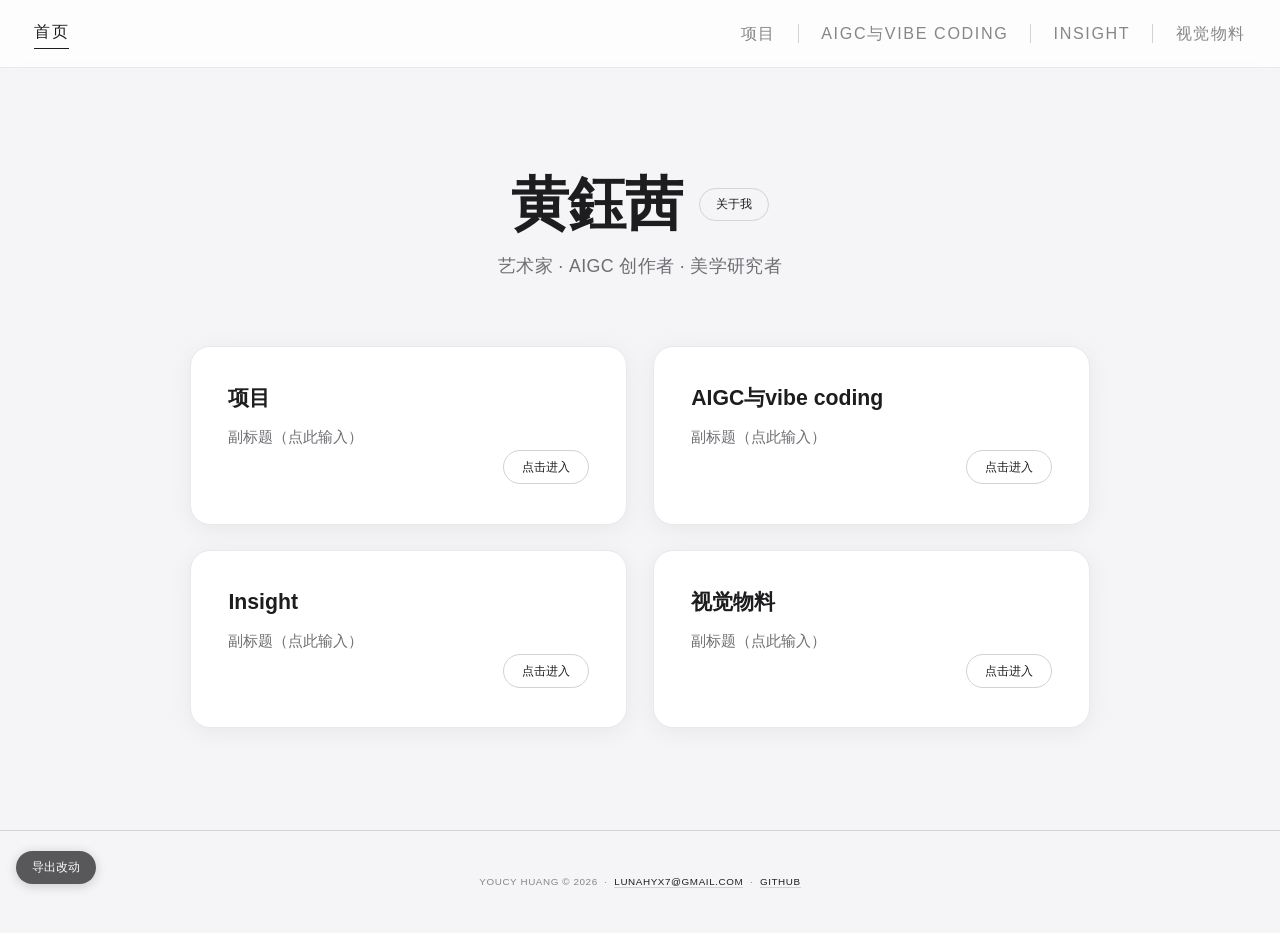
<file: index.html>
<!DOCTYPE html>
<html lang="zh-CN">
<head>
  <meta charset="UTF-8">
  <meta name="viewport" content="width=device-width, initial-scale=1.0">
  <title>黄鈺茜 — 艺术家 · AIGC 创作者 · 美学研究者</title>
  <meta name="description" content="黄鈺茜（Youcy Huang）——艺术家、AIGC 创作者、美学研究者。中国美术学院美术学硕士在读。">
  <link rel="stylesheet" href="assets/css/style.css">
  <link rel="icon" type="image/svg+xml" href="data:image/svg+xml,<svg xmlns='http://www.w3.org/2000/svg' viewBox='0 0 100 100'><text y='.9em' font-size='90'>山</text></svg>">
</head>
<body>

<nav class="nav">
  <ul class="nav-links">
    <li class="nav-home"><a href="index.html" class="active">首页</a></li>
    <li><a href="projects.html">项目</a></li>
    <li><a href="digital.html">AIGC与vibe coding</a></li>
    <li><a href="insight.html">Insight</a></li>
    <li><a href="painting.html">视觉物料</a></li>
  </ul>
</nav>

<main class="page">
  <div class="page-inner">

    <section class="home-hero">
      <div class="hero-title-row">
        <h1>黄鈺茜</h1>
        <a class="about-btn" href="about.html">关于我</a>
      </div>
      <p class="sub">艺术家 · AIGC 创作者 · 美学研究者</p>
    </section>

    <div class="home-grid">
      <div class="home-card">
        <h3>项目</h3>
        <p>副标题（点此输入）</p>
        <a class="enter-btn" href="projects.html">点击进入</a>
      </div>
      <div class="home-card">
        <h3>AIGC与vibe coding</h3>
        <p>副标题（点此输入）</p>
        <a class="enter-btn" href="digital.html">点击进入</a>
      </div>
      <div class="home-card">
        <h3>Insight</h3>
        <p>副标题（点此输入）</p>
        <a class="enter-btn" href="insight.html">点击进入</a>
      </div>
      <div class="home-card">
        <h3>视觉物料</h3>
        <p>副标题（点此输入）</p>
        <a class="enter-btn" href="painting.html">点击进入</a>
      </div>
    </div>

  </div>
</main>

<footer class="footer">
  <p>
    Youcy Huang &copy; 2026 &nbsp;·&nbsp;
    <a href="mailto:lunahyx7@gmail.com">lunahyx7@gmail.com</a>
    &nbsp;·&nbsp;
    <a href="https://github.com/YoucyHuang" target="_blank" rel="noopener">GitHub</a>
  </p>
</footer>

<script src="assets/js/editable.js"></script>
<script src="assets/js/export.js"></script>
</body>
</html>
</file>
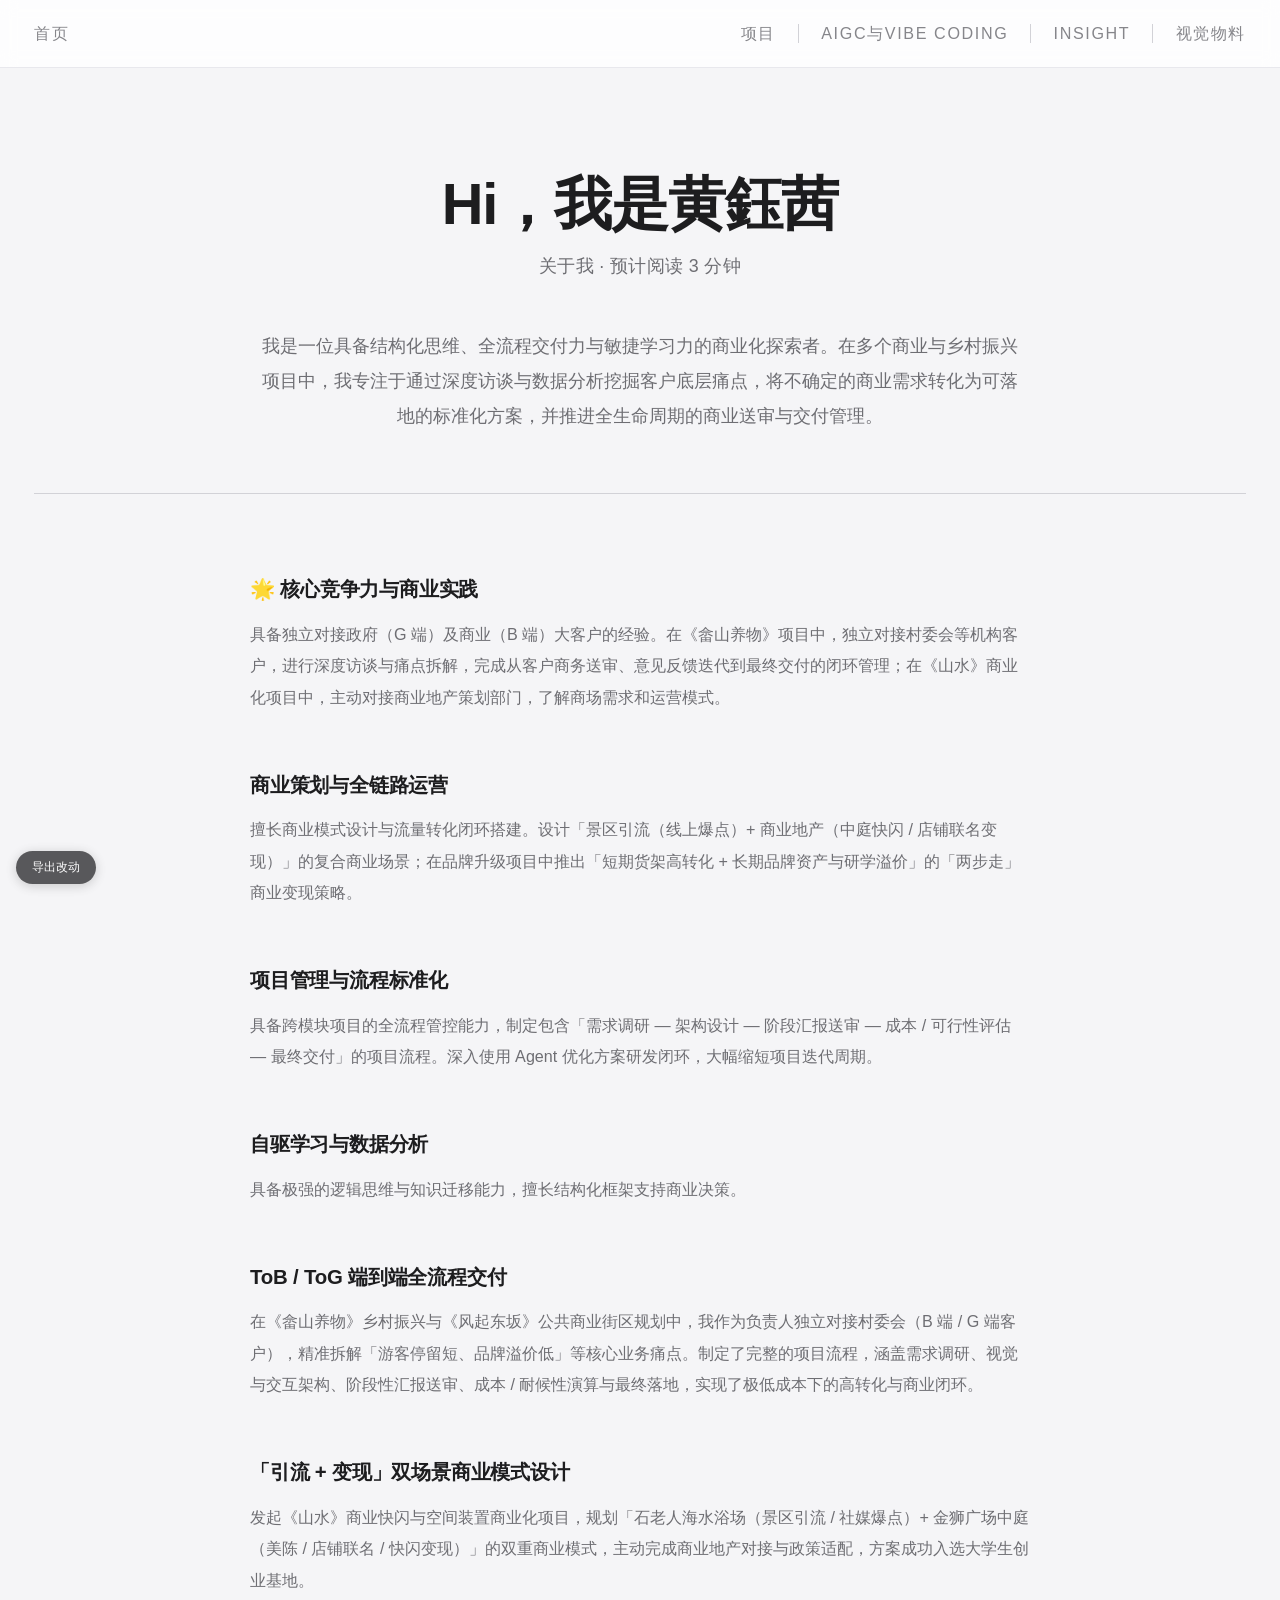
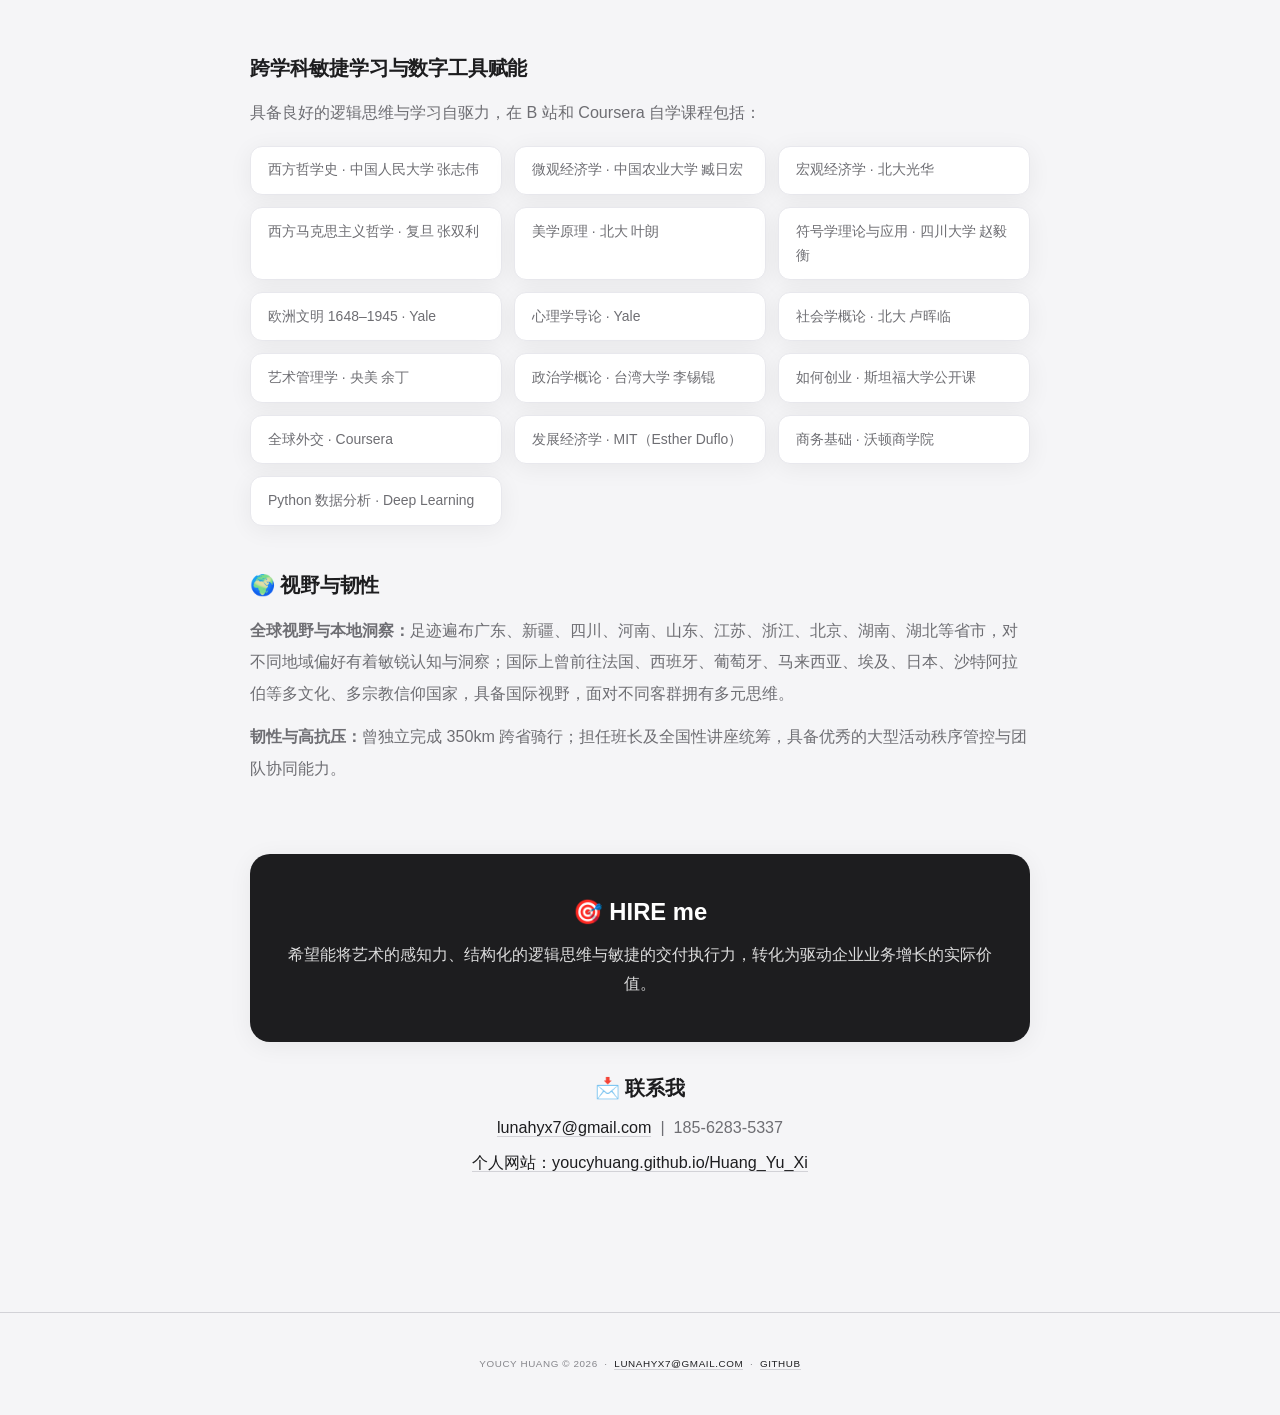
<file: about.html>
<!DOCTYPE html>
<html lang="zh-CN">
<head>
  <meta charset="UTF-8">
  <meta name="viewport" content="width=device-width, initial-scale=1.0">
  <title>关于我 — 黄鈺茜</title>
  <meta name="description" content="关于黄鈺茜——结构化思维、全流程交付力与敏捷学习力的商业化探索者。">
  <link rel="stylesheet" href="assets/css/style.css">
  <link rel="icon" type="image/svg+xml" href="data:image/svg+xml,<svg xmlns='http://www.w3.org/2000/svg' viewBox='0 0 100 100'><text y='.9em' font-size='90'>山</text></svg>">
</head>
<body>

<nav class="nav">
  <ul class="nav-links">
    <li class="nav-home"><a href="index.html">首页</a></li>
    <li><a href="projects.html">项目</a></li>
    <li><a href="digital.html">AIGC与vibe coding</a></li>
    <li><a href="insight.html">Insight</a></li>
    <li><a href="painting.html">视觉物料</a></li>
  </ul>
</nav>

<main class="page">
  <div class="page-inner">
    <section class="home-hero" style="padding-bottom:2rem;">
      <h1>Hi，我是黄鈺茜</h1>
      <p class="sub">关于我 · 预计阅读 3 分钟</p>
    </section>

    <p class="about-intro">我是一位具备结构化思维、全流程交付力与敏捷学习力的商业化探索者。在多个商业与乡村振兴项目中，我专注于通过深度访谈与数据分析挖掘客户底层痛点，将不确定的商业需求转化为可落地的标准化方案，并推进全生命周期的商业送审与交付管理。</p>

    <div class="rule"></div>

    <section class="about-section">
      <h2 class="about-sec-head">🌟 核心竞争力与商业实践</h2>
      <p>具备独立对接政府（G 端）及商业（B 端）大客户的经验。在《畲山养物》项目中，独立对接村委会等机构客户，进行深度访谈与痛点拆解，完成从客户商务送审、意见反馈迭代到最终交付的闭环管理；在《山水》商业化项目中，主动对接商业地产策划部门，了解商场需求和运营模式。</p>
    </section>

    <section class="about-section">
      <h2 class="about-sec-head">商业策划与全链路运营</h2>
      <p>擅长商业模式设计与流量转化闭环搭建。设计「景区引流（线上爆点）+ 商业地产（中庭快闪 / 店铺联名变现）」的复合商业场景；在品牌升级项目中推出「短期货架高转化 + 长期品牌资产与研学溢价」的「两步走」商业变现策略。</p>
    </section>

    <section class="about-section">
      <h2 class="about-sec-head">项目管理与流程标准化</h2>
      <p>具备跨模块项目的全流程管控能力，制定包含「需求调研 — 架构设计 — 阶段汇报送审 — 成本 / 可行性评估 — 最终交付」的项目流程。深入使用 Agent 优化方案研发闭环，大幅缩短项目迭代周期。</p>
    </section>

    <section class="about-section">
      <h2 class="about-sec-head">自驱学习与数据分析</h2>
      <p>具备极强的逻辑思维与知识迁移能力，擅长结构化框架支持商业决策。</p>
    </section>

    <section class="about-section">
      <h2 class="about-sec-head">ToB / ToG 端到端全流程交付</h2>
      <p>在《畲山养物》乡村振兴与《风起东坂》公共商业街区规划中，我作为负责人独立对接村委会（B 端 / G 端客户），精准拆解「游客停留短、品牌溢价低」等核心业务痛点。制定了完整的项目流程，涵盖需求调研、视觉与交互架构、阶段性汇报送审、成本 / 耐候性演算与最终落地，实现了极低成本下的高转化与商业闭环。</p>
    </section>

    <section class="about-section">
      <h2 class="about-sec-head">「引流 + 变现」双场景商业模式设计</h2>
      <p>发起《山水》商业快闪与空间装置商业化项目，规划「石老人海水浴场（景区引流 / 社媒爆点）+ 金狮广场中庭（美陈 / 店铺联名 / 快闪变现）」的双重商业模式，主动完成商业地产对接与政策适配，方案成功入选大学生创业基地。</p>
    </section>

    <section class="about-section">
      <h2 class="about-sec-head">跨学科敏捷学习与数字工具赋能</h2>
      <p>具备良好的逻辑思维与学习自驱力，在 B 站和 Coursera 自学课程包括：</p>
      <div class="course-grid">
        <span class="course-chip">西方哲学史 · 中国人民大学 张志伟</span>
        <span class="course-chip">微观经济学 · 中国农业大学 臧日宏</span>
        <span class="course-chip">宏观经济学 · 北大光华</span>
        <span class="course-chip">西方马克思主义哲学 · 复旦 张双利</span>
        <span class="course-chip">美学原理 · 北大 叶朗</span>
        <span class="course-chip">符号学理论与应用 · 四川大学 赵毅衡</span>
        <span class="course-chip">欧洲文明 1648–1945 · Yale</span>
        <span class="course-chip">心理学导论 · Yale</span>
        <span class="course-chip">社会学概论 · 北大 卢晖临</span>
        <span class="course-chip">艺术管理学 · 央美 余丁</span>
        <span class="course-chip">政治学概论 · 台湾大学 李锡锟</span>
        <span class="course-chip">如何创业 · 斯坦福大学公开课</span>
        <span class="course-chip">全球外交 · Coursera</span>
        <span class="course-chip">发展经济学 · MIT（Esther Duflo）</span>
        <span class="course-chip">商务基础 · 沃顿商学院</span>
        <span class="course-chip">Python 数据分析 · Deep Learning</span>
      </div>
    </section>

    <section class="about-section">
      <h2 class="about-sec-head">🌍 视野与韧性</h2>
      <p><strong>全球视野与本地洞察：</strong>足迹遍布广东、新疆、四川、河南、山东、江苏、浙江、北京、湖南、湖北等省市，对不同地域偏好有着敏锐认知与洞察；国际上曾前往法国、西班牙、葡萄牙、马来西亚、埃及、日本、沙特阿拉伯等多文化、多宗教信仰国家，具备国际视野，面对不同客群拥有多元思维。</p>
      <p><strong>韧性与高抗压：</strong>曾独立完成 350km 跨省骑行；担任班长及全国性讲座统筹，具备优秀的大型活动秩序管控与团队协同能力。</p>
    </section>

    <section class="hire-card">
      <h2>🎯 HIRE me</h2>
      <p>希望能将艺术的感知力、结构化的逻辑思维与敏捷的交付执行力，转化为驱动企业业务增长的实际价值。</p>
    </section>

    <section class="about-contact">
      <h2>📩 联系我</h2>
      <p><a href="mailto:lunahyx7@gmail.com">lunahyx7@gmail.com</a> &nbsp;|&nbsp; 185-6283-5337</p>
      <p><a href="https://youcyhuang.github.io/Huang_Yu_Xi/" target="_blank" rel="noopener">个人网站：youcyhuang.github.io/Huang_Yu_Xi</a></p>
    </section>
  </div>
</main>

<footer class="footer">
  <p>
    Youcy Huang &copy; 2026 &nbsp;·&nbsp;
    <a href="mailto:lunahyx7@gmail.com">lunahyx7@gmail.com</a>
    &nbsp;·&nbsp;
    <a href="https://github.com/YoucyHuang" target="_blank" rel="noopener">GitHub</a>
  </p>
</footer>

<script src="assets/js/editable.js"></script>
<script src="assets/js/export.js"></script>
</body>
</html>
</file>
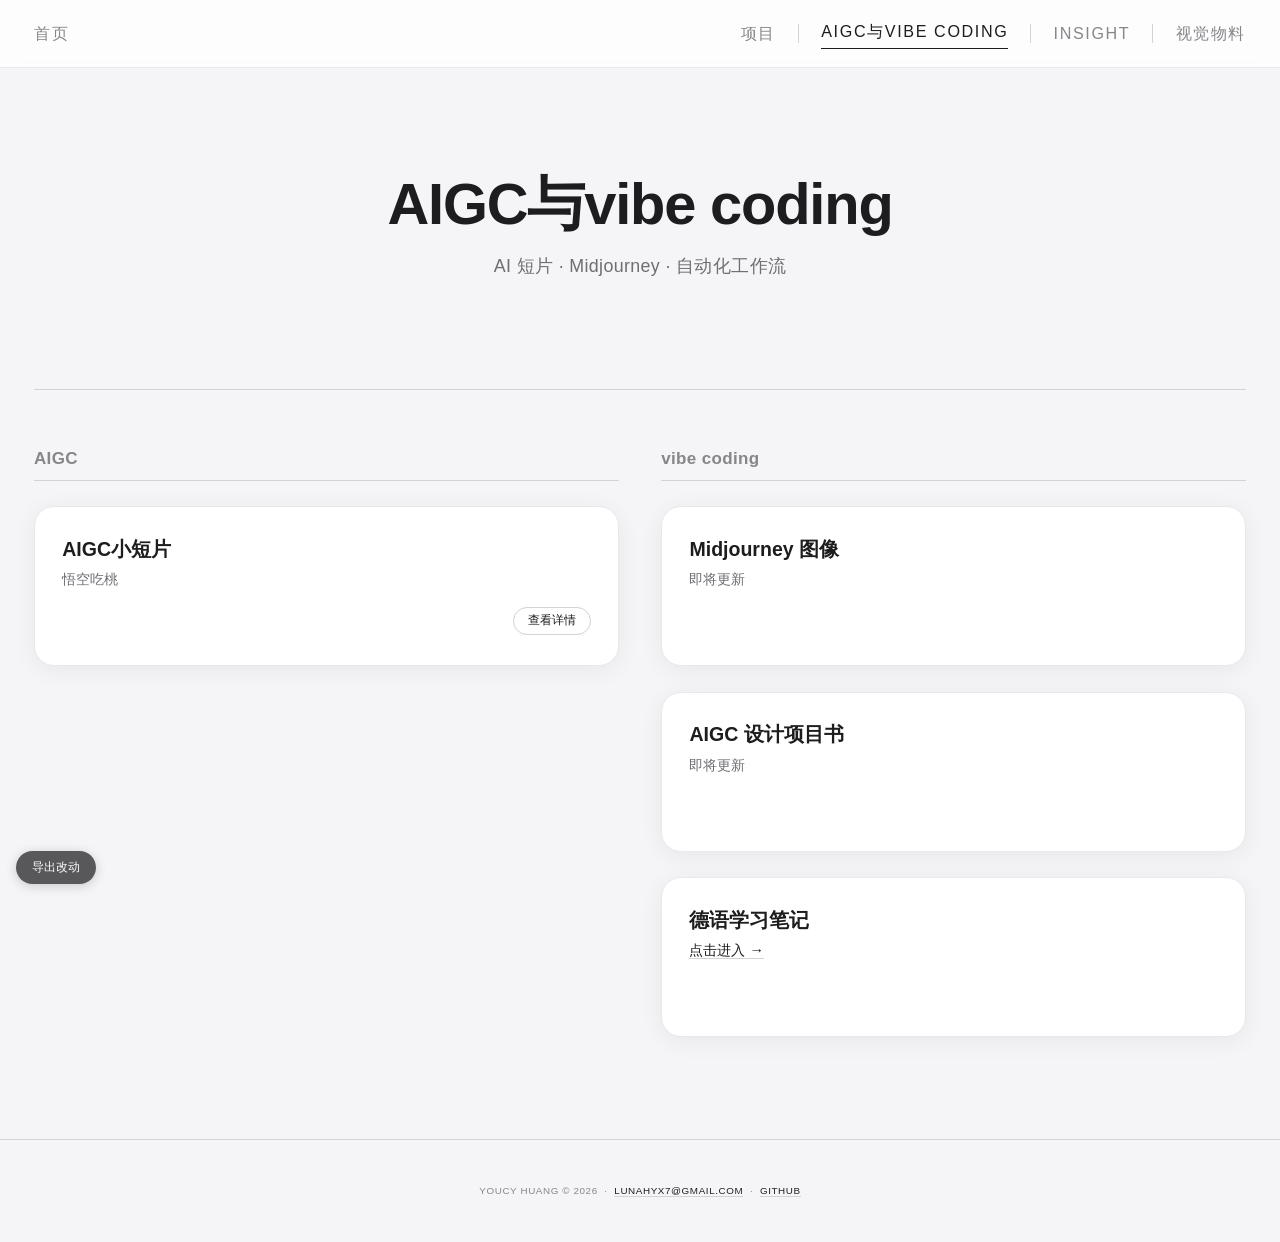
<file: digital.html>
<!DOCTYPE html>
<html lang="zh-CN">
<head>
  <meta charset="UTF-8">
  <meta name="viewport" content="width=device-width, initial-scale=1.0">
  <title>AIGC与vibe coding — 黄鈺茜</title>
  <meta name="description" content="黄鈺茜的 AIGC 与 vibe coding 实践——AI 短片、Midjourney、自动化工作流。">
  <link rel="stylesheet" href="assets/css/style.css">
  <link rel="icon" type="image/svg+xml" href="data:image/svg+xml,<svg xmlns='http://www.w3.org/2000/svg' viewBox='0 0 100 100'><text y='.9em' font-size='90'>山</text></svg>">
</head>
<body>

<nav class="nav">
  <ul class="nav-links">
    <li class="nav-home"><a href="index.html">首页</a></li>
    <li><a href="projects.html">项目</a></li>
    <li><a href="digital.html" class="active">AIGC与vibe coding</a></li>
    <li><a href="insight.html">Insight</a></li>
    <li><a href="painting.html">视觉物料</a></li>
  </ul>
</nav>

<main class="page">
  <div class="page-inner">
    <section class="home-hero" style="padding-bottom:2rem;">
      <h1>AIGC与vibe coding</h1>
      <p class="sub">AI 短片 · Midjourney · 自动化工作流</p>
    </section>

    <div class="rule"></div>

    <div class="duo-grid">
      <!-- 左：AIGC -->
      <div class="duo-col">
        <h2 class="duo-head">AIGC</h2>

        <div class="duo-item">
          <h3>AIGC小短片</h3>
          <p class="duo-sub">悟空吃桃</p>
          <button class="detail-toggle" onclick="toggleVideo()">查看详情</button>
          <div class="video-wrap" id="aigc-video" style="display:none;">
            <video src="assets/videos/aigc-clip.mp4" controls playsinline preload="metadata"></video>
          </div>
        </div>

      </div>

      <!-- 右：vibe coding -->
      <div class="duo-col">
        <h2 class="duo-head">vibe coding</h2>

        <div class="duo-item">
          <h3>Midjourney 图像</h3>
          <p class="duo-sub">即将更新</p>
        </div>

        <div class="duo-item">
          <h3>AIGC 设计项目书</h3>
          <p class="duo-sub">即将更新</p>
        </div>

        <div class="duo-item">
          <h3>德语学习笔记</h3>
          <p class="duo-sub"><a class="link" href="https://youcyhuang.github.io/Huang_Yu_Xi/assets/files/german-notes.html" target="_blank" rel="noopener">点击进入 →</a></p>
        </div>
      </div>
    </div>

  </div>
</main>

<footer class="footer">
  <p>
    Youcy Huang &copy; 2026 &nbsp;·&nbsp;
    <a href="mailto:lunahyx7@gmail.com">lunahyx7@gmail.com</a>
    &nbsp;·&nbsp;
    <a href="https://github.com/YoucyHuang" target="_blank" rel="noopener">GitHub</a>
  </p>
</footer>

<script>
function toggleVideo(){
  var v = document.getElementById('aigc-video');
  v.style.display = (v.style.display === 'none') ? 'block' : 'none';
}
</script>
<script src="assets/js/editable.js"></script>
<script src="assets/js/export.js"></script>
</body>
</html>
</file>
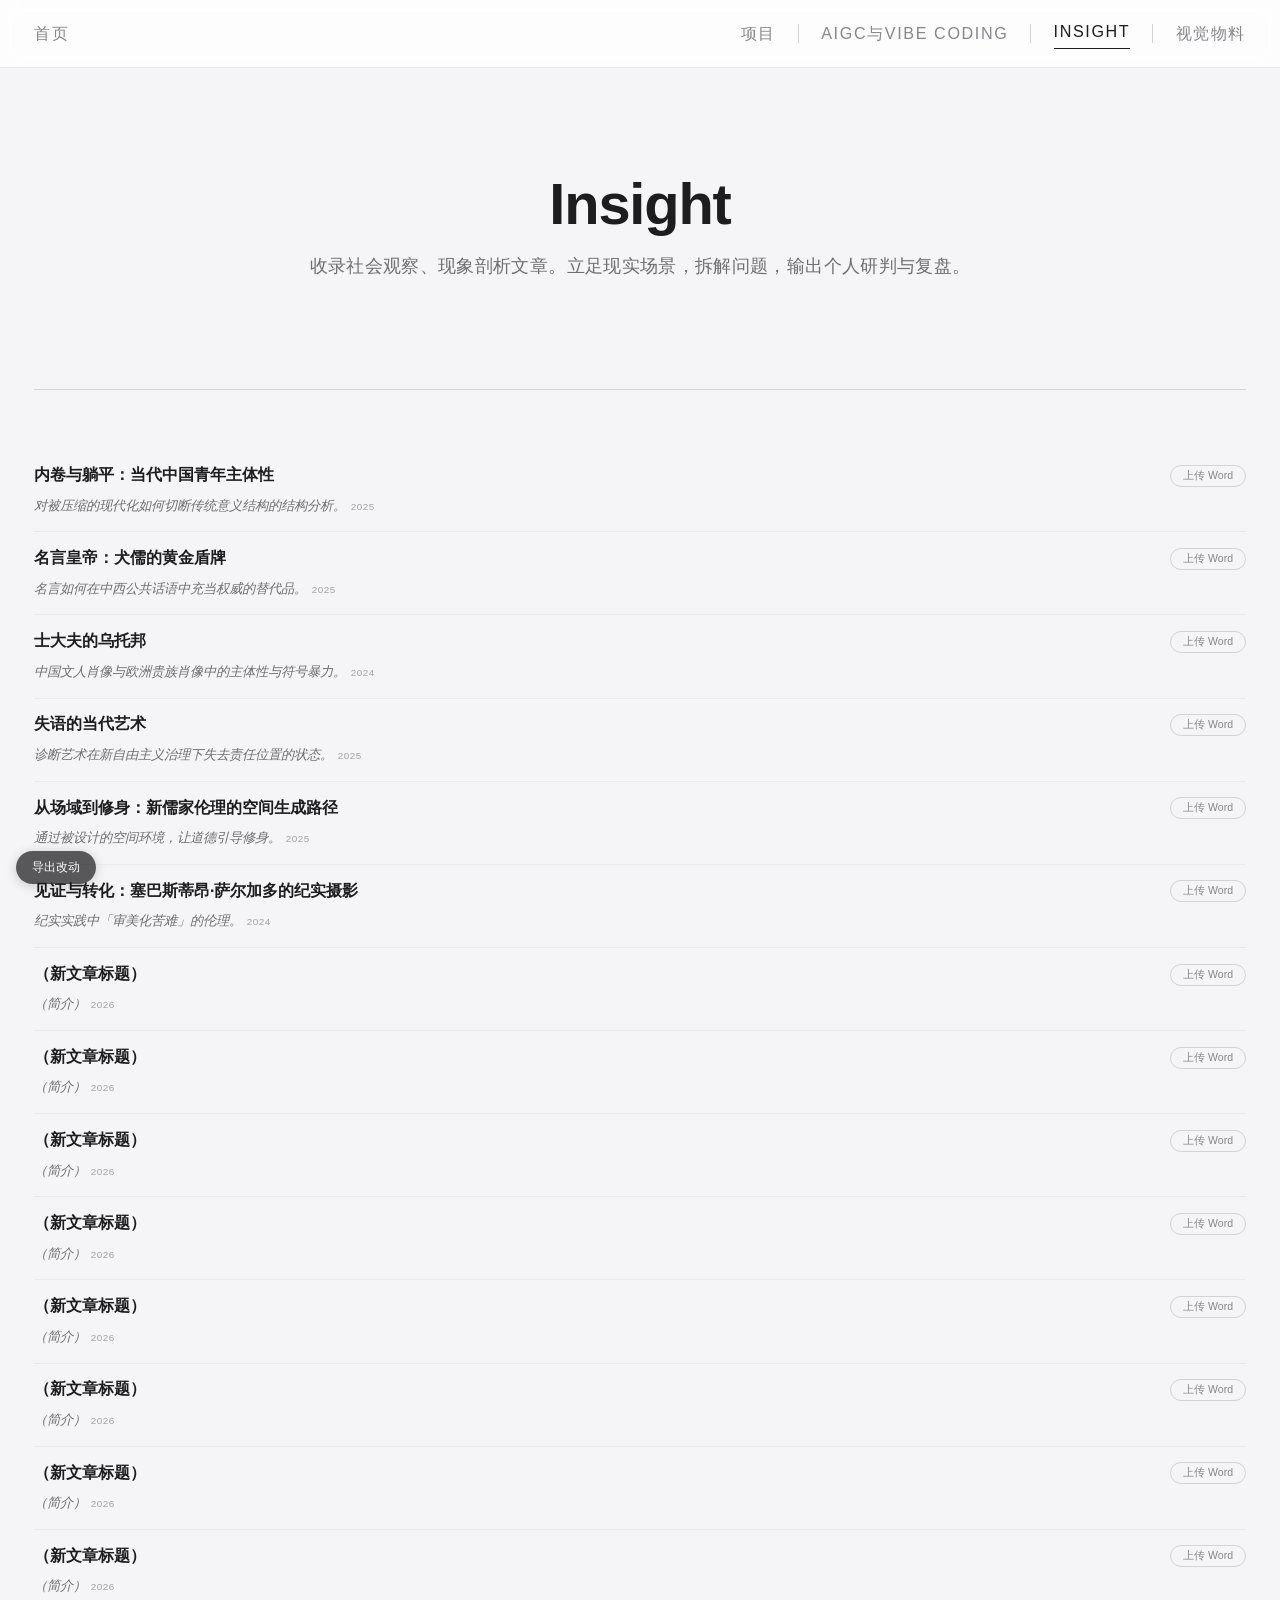
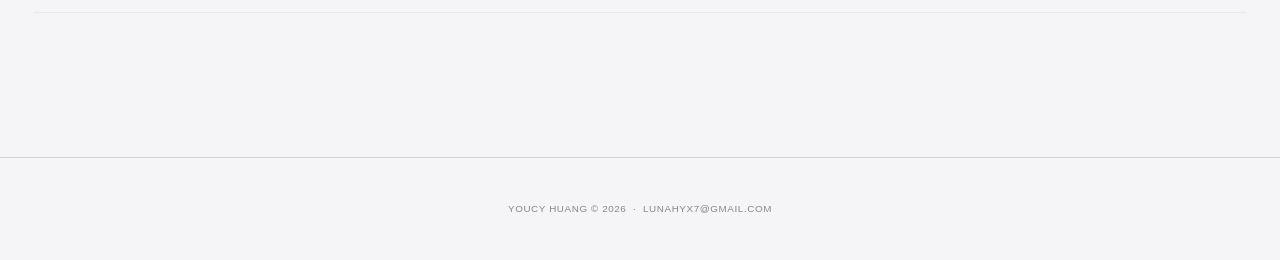
<file: insight.html>
<!DOCTYPE html>
<html lang="zh-CN">
<head>
  <meta charset="UTF-8">
  <meta name="viewport" content="width=device-width, initial-scale=1.0">
  <title>Insight — 黄鈺茜</title>
  <meta name="description" content="黄鈺茜的观察与剖析——社会观察、现象剖析文章。">
  <link rel="stylesheet" href="assets/css/style.css">
  <link rel="icon" type="image/svg+xml" href="data:image/svg+xml,<svg xmlns='http://www.w3.org/2000/svg' viewBox='0 0 100 100'><text y='.9em' font-size='90'>山</text></svg>">
</head>
<body>

<nav class="nav">
  <ul class="nav-links">
    <li class="nav-home"><a href="index.html">首页</a></li>
    <li><a href="projects.html">项目</a></li>
    <li><a href="digital.html">AIGC与vibe coding</a></li>
    <li><a href="insight.html" class="active">Insight</a></li>
    <li><a href="painting.html">视觉物料</a></li>
  </ul>
</nav>

<main class="page">
  <div class="page-inner">
    <section class="home-hero" style="padding-bottom:2rem;">
      <h1>Insight</h1>
      <p class="sub">收录社会观察、现象剖析文章。立足现实场景，拆解问题，输出个人研判与复盘。</p>
    </section>

    <div class="rule"></div>

    <div class="writing-cat" style="margin-top:2rem;">
      <div class="doc-list">
        <div class="doc-item">
          <div class="doc-title-row">
            <span class="doc-title">内卷与躺平：当代中国青年主体性</span>
            <button class="doc-upload" data-upload="neijuan" onclick="Insight.upload('neijuan')">上传 Word</button>
          </div>
          <span class="doc-desc">对被压缩的现代化如何切断传统意义结构的结构分析。</span>
          <span class="doc-year">2025</span>
        </div>
        <div class="doc-item">
          <div class="doc-title-row">
            <span class="doc-title">名言皇帝：犬儒的黄金盾牌</span>
            <button class="doc-upload" data-upload="mingyan" onclick="Insight.upload('mingyan')">上传 Word</button>
          </div>
          <span class="doc-desc">名言如何在中西公共话语中充当权威的替代品。</span>
          <span class="doc-year">2025</span>
        </div>
        <div class="doc-item">
          <div class="doc-title-row">
            <span class="doc-title">士大夫的乌托邦</span>
            <button class="doc-upload" data-upload="shidafu" onclick="Insight.upload('shidafu')">上传 Word</button>
          </div>
          <span class="doc-desc">中国文人肖像与欧洲贵族肖像中的主体性与符号暴力。</span>
          <span class="doc-year">2024</span>
        </div>
        <div class="doc-item">
          <div class="doc-title-row">
            <span class="doc-title">失语的当代艺术</span>
            <button class="doc-upload" data-upload="shiyu" onclick="Insight.upload('shiyu')">上传 Word</button>
          </div>
          <span class="doc-desc">诊断艺术在新自由主义治理下失去责任位置的状态。</span>
          <span class="doc-year">2025</span>
        </div>
        <div class="doc-item">
          <div class="doc-title-row">
            <span class="doc-title">从场域到修身：新儒家伦理的空间生成路径</span>
            <button class="doc-upload" data-upload="changyu" onclick="Insight.upload('changyu')">上传 Word</button>
          </div>
          <span class="doc-desc">通过被设计的空间环境，让道德引导修身。</span>
          <span class="doc-year">2025</span>
        </div>
        <div class="doc-item">
          <div class="doc-title-row">
            <span class="doc-title">见证与转化：塞巴斯蒂昂·萨尔加多的纪实摄影</span>
            <button class="doc-upload" data-upload="salgado" onclick="Insight.upload('salgado')">上传 Word</button>
          </div>
          <span class="doc-desc">纪实实践中「审美化苦难」的伦理。</span>
          <span class="doc-year">2024</span>
        </div>
        <div class="doc-item">
          <div class="doc-title-row">
            <span class="doc-title">（新文章标题）</span>
            <button class="doc-upload" data-upload="blank1" onclick="Insight.upload('blank1')">上传 Word</button>
          </div>
          <span class="doc-desc">（简介）</span>
          <span class="doc-year">2026</span>
        </div>
        <div class="doc-item">
          <div class="doc-title-row">
            <span class="doc-title">（新文章标题）</span>
            <button class="doc-upload" data-upload="blank2" onclick="Insight.upload('blank2')">上传 Word</button>
          </div>
          <span class="doc-desc">（简介）</span>
          <span class="doc-year">2026</span>
        </div>
        <div class="doc-item">
          <div class="doc-title-row">
            <span class="doc-title">（新文章标题）</span>
            <button class="doc-upload" data-upload="blank3" onclick="Insight.upload('blank3')">上传 Word</button>
          </div>
          <span class="doc-desc">（简介）</span>
          <span class="doc-year">2026</span>
        </div>
        <div class="doc-item">
          <div class="doc-title-row">
            <span class="doc-title">（新文章标题）</span>
            <button class="doc-upload" data-upload="blank4" onclick="Insight.upload('blank4')">上传 Word</button>
          </div>
          <span class="doc-desc">（简介）</span>
          <span class="doc-year">2026</span>
        </div>
        <div class="doc-item">
          <div class="doc-title-row">
            <span class="doc-title">（新文章标题）</span>
            <button class="doc-upload" data-upload="blank5" onclick="Insight.upload('blank5')">上传 Word</button>
          </div>
          <span class="doc-desc">（简介）</span>
          <span class="doc-year">2026</span>
        </div>
        <div class="doc-item">
          <div class="doc-title-row">
            <span class="doc-title">（新文章标题）</span>
            <button class="doc-upload" data-upload="blank6" onclick="Insight.upload('blank6')">上传 Word</button>
          </div>
          <span class="doc-desc">（简介）</span>
          <span class="doc-year">2026</span>
        </div>
        <div class="doc-item">
          <div class="doc-title-row">
            <span class="doc-title">（新文章标题）</span>
            <button class="doc-upload" data-upload="blank7" onclick="Insight.upload('blank7')">上传 Word</button>
          </div>
          <span class="doc-desc">（简介）</span>
          <span class="doc-year">2026</span>
        </div>
        <div class="doc-item">
          <div class="doc-title-row">
            <span class="doc-title">（新文章标题）</span>
            <button class="doc-upload" data-upload="blank8" onclick="Insight.upload('blank8')">上传 Word</button>
          </div>
          <span class="doc-desc">（简介）</span>
          <span class="doc-year">2026</span>
        </div>
      </div>
    </div>
  </div>
</main>

<footer class="footer"><p>Youcy Huang &copy; 2026 &nbsp;·&nbsp; lunahyx7@gmail.com</p></footer>

<script src="assets/js/insight.js"></script>
<script src="assets/js/editable.js"></script>
<script src="assets/js/export.js"></script>
</body>
</html>
</file>
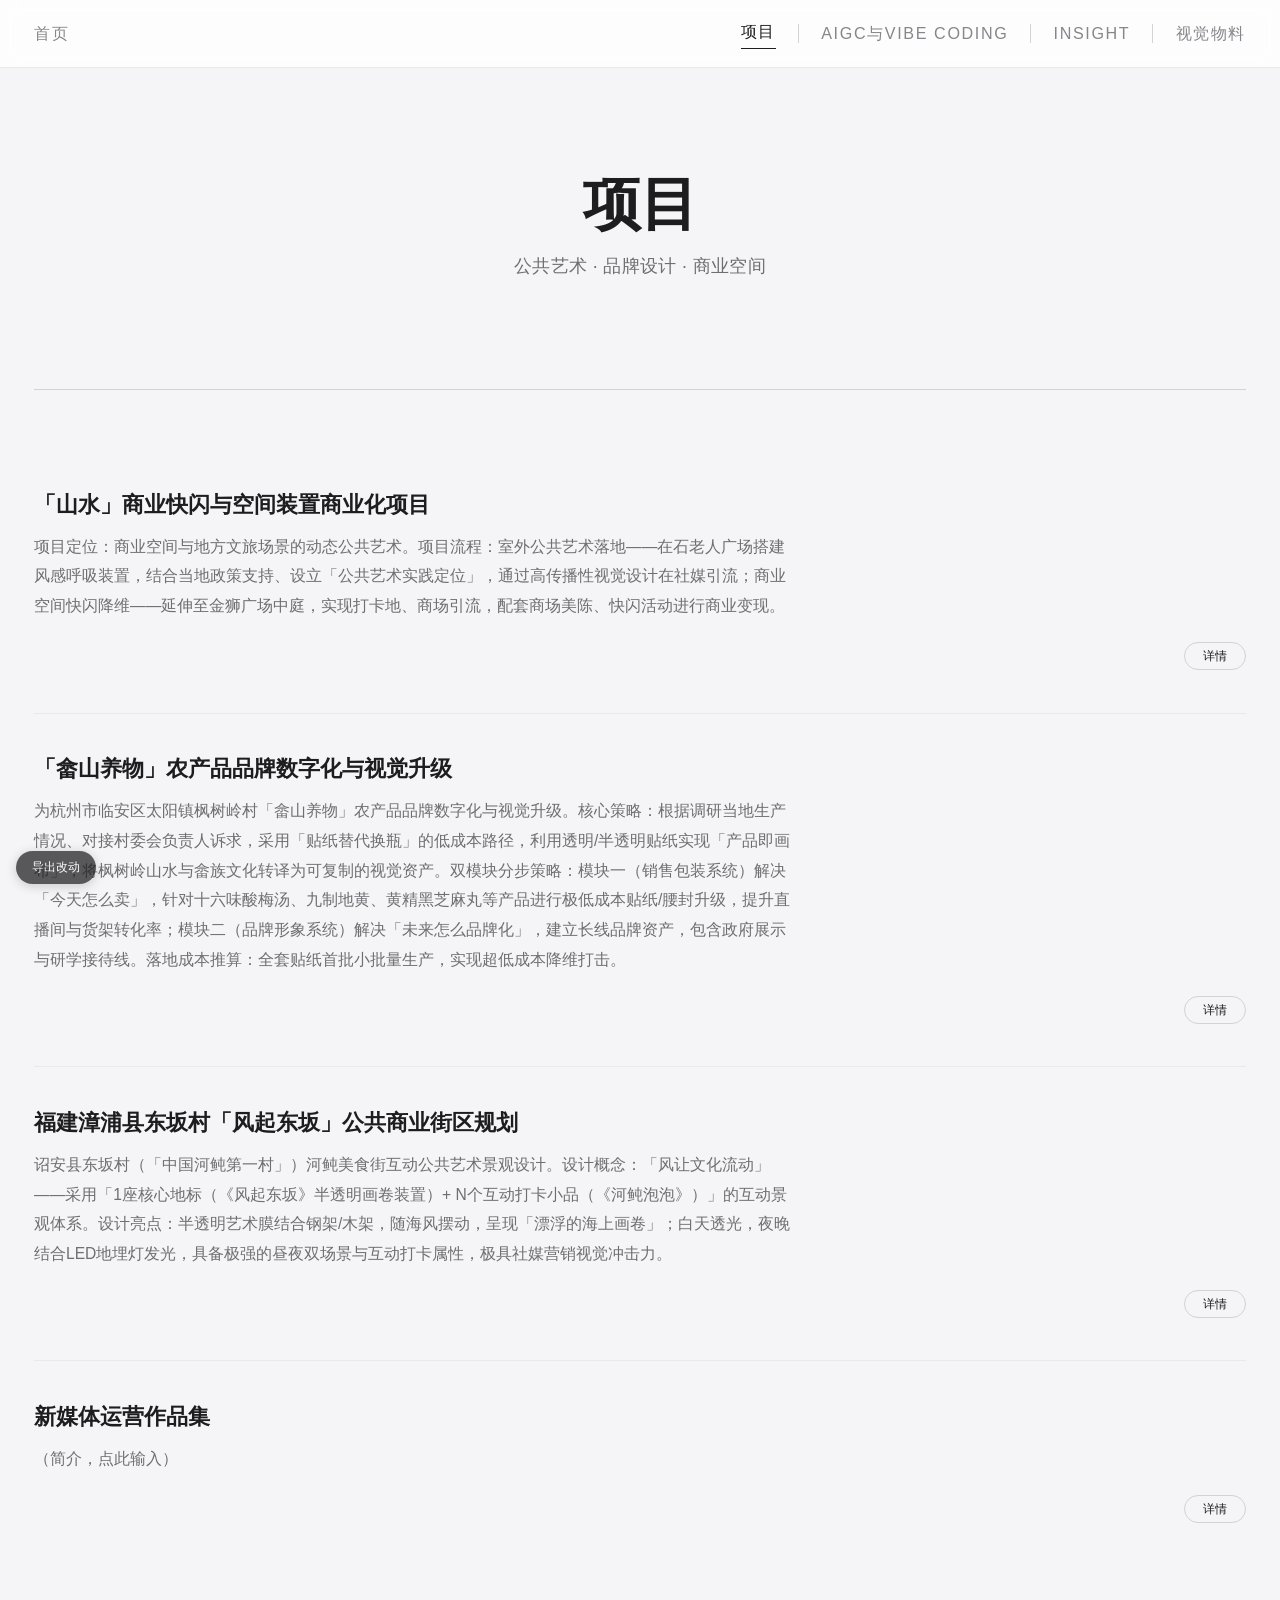
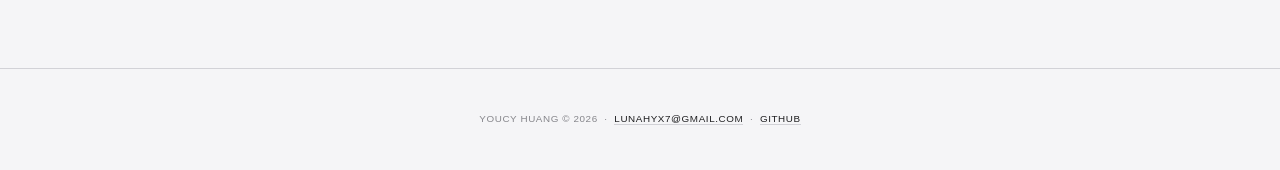
<file: projects.html>
<!DOCTYPE html>
<html lang="zh-CN">
<head>
  <meta charset="UTF-8">
  <meta name="viewport" content="width=device-width, initial-scale=1.0">
  <title>项目 — 黄鈺茜</title>
  <meta name="description" content="黄鈺茜的项目——公共艺术、品牌设计、商业空间。">
  <link rel="stylesheet" href="assets/css/style.css">
  <link rel="icon" type="image/svg+xml" href="data:image/svg+xml,<svg xmlns='http://www.w3.org/2000/svg' viewBox='0 0 100 100'><text y='.9em' font-size='90'>山</text></svg>">
</head>
<body>

<nav class="nav">
  <ul class="nav-links">
    <li class="nav-home"><a href="index.html">首页</a></li>
    <li><a href="projects.html" class="active">项目</a></li>
    <li><a href="digital.html">AIGC与vibe coding</a></li>
    <li><a href="insight.html">Insight</a></li>
    <li><a href="painting.html">视觉物料</a></li>
  </ul>
</nav>

<main class="page">
  <div class="page-inner">
    <section class="home-hero" style="padding-bottom:2rem;">
      <h1>项目</h1>
      <p class="sub">公共艺术 · 品牌设计 · 商业空间</p>
    </section>

    <div class="rule"></div>

    <!-- 项目 1 -->
    <div class="project-item">
      <h3>「山水」商业快闪与空间装置商业化项目</h3>
      <p>项目定位：商业空间与地方文旅场景的动态公共艺术。项目流程：室外公共艺术落地——在石老人广场搭建风感呼吸装置，结合当地政策支持、设立「公共艺术实践定位」，通过高传播性视觉设计在社媒引流；商业空间快闪降维——延伸至金狮广场中庭，实现打卡地、商场引流，配套商场美陈、快闪活动进行商业变现。</p>
      <div class="detail-row"><a class="detail-btn" href="https://youcyhuang.github.io/Huang_Yu_Xi/assets/files/shan-shui-studio.pdf" target="_blank" rel="noopener">详情</a></div>
    </div>

    <!-- 项目 2 -->
    <div class="project-item">
      <h3>「畲山养物」农产品品牌数字化与视觉升级</h3>
      <p>为杭州市临安区太阳镇枫树岭村「畲山养物」农产品品牌数字化与视觉升级。核心策略：根据调研当地生产情况、对接村委会负责人诉求，采用「贴纸替代换瓶」的低成本路径，利用透明/半透明贴纸实现「产品即画布」，将枫树岭山水与畲族文化转译为可复制的视觉资产。双模块分步策略：模块一（销售包装系统）解决「今天怎么卖」，针对十六味酸梅汤、九制地黄、黄精黑芝麻丸等产品进行极低成本贴纸/腰封升级，提升直播间与货架转化率；模块二（品牌形象系统）解决「未来怎么品牌化」，建立长线品牌资产，包含政府展示与研学接待线。落地成本推算：全套贴纸首批小批量生产，实现超低成本降维打击。</p>
      <div class="detail-row"><a class="detail-btn" href="https://youcyhuang.github.io/Huang_Yu_Xi/assets/files/she-shan-yang-wu.pdf" target="_blank" rel="noopener">详情</a></div>
    </div>

    <!-- 项目 3 -->
    <div class="project-item">
      <h3>福建漳浦县东坂村「风起东坂」公共商业街区规划</h3>
      <p>诏安县东坂村（「中国河鲀第一村」）河鲀美食街互动公共艺术景观设计。设计概念：「风让文化流动」——采用「1座核心地标（《风起东坂》半透明画卷装置）+ N个互动打卡小品（《河鲀泡泡》）」的互动景观体系。设计亮点：半透明艺术膜结合钢架/木架，随海风摆动，呈现「漂浮的海上画卷」；白天透光，夜晚结合LED地埋灯发光，具备极强的昼夜双场景与互动打卡属性，极具社媒营销视觉冲击力。</p>
      <div class="detail-row"><a class="detail-btn" href="https://youcyhuang.github.io/Huang_Yu_Xi/assets/files/fengqi-dongban.pdf" target="_blank" rel="noopener">详情</a></div>
    </div>

    <!-- 项目 4 -->
    <div class="project-item">
      <h3>新媒体运营作品集</h3>
      <p>（简介，点此输入）</p>
      <div class="detail-row"><a class="detail-btn" href="https://youcyhuang.github.io/content-portfolio/" target="_blank" rel="noopener">详情</a></div>
    </div>

  </div>
</main>

<footer class="footer">
  <p>
    Youcy Huang &copy; 2026 &nbsp;·&nbsp;
    <a href="mailto:lunahyx7@gmail.com">lunahyx7@gmail.com</a>
    &nbsp;·&nbsp;
    <a href="https://github.com/YoucyHuang" target="_blank" rel="noopener">GitHub</a>
  </p>
</footer>

<script src="assets/js/editable.js"></script>
<script src="assets/js/export.js"></script>
</body>
</html>
</file>
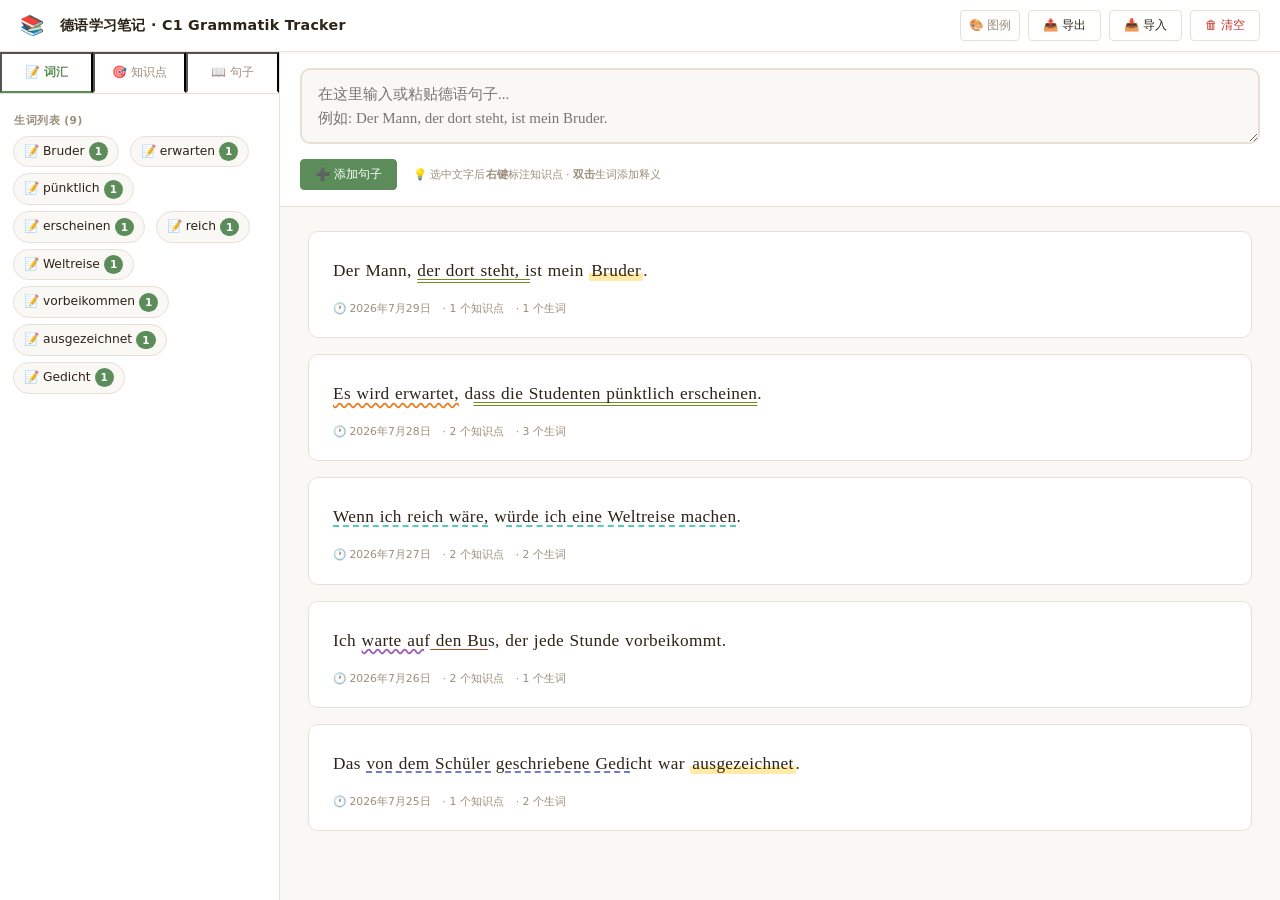
<file: assets/files/german-notes.html>
<!DOCTYPE html>
<html lang="zh-CN">
<head>
<meta charset="UTF-8">
<meta name="viewport" content="width=device-width, initial-scale=1.0">
<title>📚 德语学习笔记 · C1 Grammatik Tracker</title>
<style>
/* ==========================================
   CSS Custom Properties (主题色)
   ========================================== */
:root {
  --bg: #faf8f5;
  --bg-card: #ffffff;
  --text: #2c2416;
  --text-secondary: #6b5e4a;
  --text-muted: #9b8e7a;
  --border: #e8e0d5;
  --border-active: #c4b89e;
  --accent: #5B8C5A;
  --accent-hover: #4a7a49;
  --accent-light: #e8f0e8;
  --shadow-sm: 0 1px 3px rgba(44,36,22,0.06);
  --shadow-md: 0 4px 12px rgba(44,36,22,0.1);
  --shadow-lg: 0 8px 24px rgba(44,36,22,0.14);
  --radius: 10px;
  --radius-sm: 6px;
  --radius-xs: 4px;
  --font-sans: 'Segoe UI', system-ui, -apple-system, sans-serif;
  --font-de: 'Georgia', 'Times New Roman', serif;
  --transition: 0.2s cubic-bezier(0.4, 0, 0.2, 1);

  /* 知识点颜色 — C1 德语语法 */
  --kp-fixed-expr: #9B59B6;
  --kp-sub-clause: #6B8E23;
  --kp-pronoun-art: #C8A951;
  --kp-prep-case: #A0522D;
  --kp-adj-adv: #5DADE2;
  --kp-konjunktiv: #1ABC9C;
  --kp-passiv: #E67E22;
  --kp-modal: #E91E63;
  --kp-nominal: #00897B;
  --kp-partizip: #3F51B5;
  --kp-funktionsverb: #7B1FA2;
  --kp-praeposition: #607D8B;
  --kp-pron-adverb: #795548;
  --kp-reflexiv: #FF7043;

  --left-width: 280px;
  --right-width: 380px;
}

/* ==========================================
   Reset & Base
   ========================================== */
*, *::before, *::after { box-sizing: border-box; margin: 0; padding: 0; }
html { font-size: 15px; }
body {
  font-family: var(--font-sans);
  background: var(--bg);
  color: var(--text);
  line-height: 1.6;
  min-height: 100vh;
  overflow: hidden;
}

/* ==========================================
   Header
   ========================================== */
.header {
  height: 52px;
  background: var(--bg-card);
  border-bottom: 1px solid var(--border);
  display: flex;
  align-items: center;
  padding: 0 20px;
  gap: 16px;
  z-index: 100;
  position: relative;
  box-shadow: var(--shadow-sm);
}
.header-logo { font-size: 1.3rem; }
.header-title {
  font-size: 0.95rem;
  font-weight: 600;
  color: var(--text);
  letter-spacing: 0.02em;
}
.header-actions {
  margin-left: auto;
  display: flex;
  gap: 8px;
}
.btn {
  padding: 6px 14px;
  border: 1px solid var(--border);
  background: var(--bg-card);
  color: var(--text);
  border-radius: var(--radius-xs);
  cursor: pointer;
  font-size: 0.82rem;
  font-family: var(--font-sans);
  transition: all var(--transition);
  white-space: nowrap;
}
.btn:hover { background: var(--bg); border-color: var(--border-active); }
.btn-primary {
  background: var(--accent);
  color: #fff;
  border-color: var(--accent);
}
.btn-primary:hover { background: var(--accent-hover); border-color: var(--accent-hover); }
.btn-danger { color: #c0392b; }
.btn-danger:hover { background: #fdf0ef; border-color: #e6b0aa; }

/* ==========================================
   Main Layout: 三栏
   ========================================== */
.main-layout {
  display: flex;
  height: calc(100vh - 52px);
  position: relative;
}

/* --- 左栏: 索引面板 --- */
.left-panel {
  width: var(--left-width);
  min-width: var(--left-width);
  background: var(--bg-card);
  border-right: 1px solid var(--border);
  display: flex;
  flex-direction: column;
  overflow: hidden;
}
.left-tabs {
  display: flex;
  border-bottom: 1px solid var(--border);
  flex-shrink: 0;
}
.left-tab {
  flex: 1;
  padding: 10px 8px;
  text-align: center;
  font-size: 0.8rem;
  cursor: pointer;
  color: var(--text-muted);
  border-bottom: 2px solid transparent;
  transition: all var(--transition);
  font-family: var(--font-sans);
  background: none;
}
.left-tab:hover { color: var(--text); background: var(--bg); }
.left-tab.active {
  color: var(--accent);
  border-bottom-color: var(--accent);
  font-weight: 600;
}
.left-content {
  flex: 1;
  overflow-y: auto;
  padding: 10px;
}
.left-item {
  display: inline-flex;
  align-items: center;
  gap: 4px;
  padding: 5px 10px;
  margin: 3px;
  background: var(--bg);
  border: 1px solid var(--border);
  border-radius: 20px;
  font-size: 0.82rem;
  cursor: pointer;
  transition: all var(--transition);
  white-space: nowrap;
  max-width: calc(100% - 6px);
  overflow: hidden;
  text-overflow: ellipsis;
}
.left-item:hover {
  background: var(--accent-light);
  border-color: var(--accent);
  transform: translateY(-1px);
  box-shadow: var(--shadow-sm);
}
.left-item .count-badge {
  background: var(--accent);
  color: #fff;
  border-radius: 10px;
  padding: 1px 6px;
  font-size: 0.7rem;
  font-weight: 600;
  min-width: 18px;
  text-align: center;
}
.left-item .type-dot {
  width: 8px;
  height: 8px;
  border-radius: 50%;
  flex-shrink: 0;
}
.left-sentence-item {
  display: block;
  padding: 8px 10px;
  margin: 3px 0;
  background: var(--bg);
  border: 1px solid var(--border);
  border-radius: var(--radius-sm);
  font-size: 0.8rem;
  cursor: pointer;
  transition: all var(--transition);
  line-height: 1.5;
  overflow: hidden;
  text-overflow: ellipsis;
  white-space: nowrap;
  font-family: var(--font-de);
}
.left-sentence-item:hover {
  border-color: var(--accent);
  background: var(--accent-light);
}
.left-section-title {
  font-size: 0.7rem;
  text-transform: uppercase;
  letter-spacing: 0.05em;
  color: var(--text-muted);
  padding: 8px 4px 4px;
  font-weight: 600;
}

/* --- 中栏: 主显示区 --- */
.middle-panel {
  flex: 1;
  display: flex;
  flex-direction: column;
  overflow: hidden;
  min-width: 0;
}
.middle-input-area {
  padding: 16px 20px;
  border-bottom: 1px solid var(--border);
  background: var(--bg-card);
  flex-shrink: 0;
}
.middle-input-area textarea {
  width: 100%;
  padding: 12px 16px;
  border: 2px solid var(--border);
  border-radius: var(--radius);
  font-family: var(--font-de);
  font-size: 1rem;
  resize: vertical;
  min-height: 52px;
  max-height: 120px;
  background: var(--bg);
  color: var(--text);
  transition: border-color var(--transition);
  line-height: 1.6;
}
.middle-input-area textarea:focus {
  outline: none;
  border-color: var(--accent);
  box-shadow: 0 0 0 3px rgba(91,140,90,0.1);
}
.middle-input-actions {
  display: flex;
  gap: 8px;
  margin-top: 8px;
  align-items: center;
}
.middle-display {
  flex: 1;
  overflow-y: auto;
  padding: 24px 28px;
}
.sentence-card {
  background: var(--bg-card);
  border: 1px solid var(--border);
  border-radius: var(--radius);
  padding: 20px 24px;
  margin-bottom: 16px;
  cursor: pointer;
  transition: all var(--transition);
  position: relative;
}
.sentence-card:hover {
  box-shadow: var(--shadow-md);
  border-color: var(--border-active);
}
.sentence-card.selected {
  border-color: var(--accent);
  box-shadow: 0 0 0 3px rgba(91,140,90,0.1);
}
.sentence-card .sentence-text {
  font-family: var(--font-de);
  font-size: 1.15rem;
  line-height: 2.2;
  letter-spacing: 0.02em;
  word-spacing: 0.05em;
  user-select: text;
  cursor: text;
}
.sentence-card .sentence-meta {
  display: flex;
  gap: 12px;
  margin-top: 10px;
  font-size: 0.72rem;
  color: var(--text-muted);
}
.sentence-card .delete-sentence-btn {
  position: absolute;
  top: 10px;
  right: 14px;
  background: none;
  border: none;
  cursor: pointer;
  color: var(--text-muted);
  font-size: 0.9rem;
  opacity: 0;
  transition: opacity var(--transition);
  padding: 4px 8px;
  border-radius: var(--radius-xs);
}
.sentence-card:hover .delete-sentence-btn { opacity: 0.6; }
.sentence-card .delete-sentence-btn:hover { opacity: 1; color: #c0392b; background: #fdf0ef; }

/* 知识标注的样式 */
.ann-text {
  position: relative;
  cursor: pointer;
  transition: background 0.15s;
  border-radius: 2px;
  padding: 1px 0;
}
.ann-text:hover {
  filter: brightness(0.92);
}

/* 各种线条样式 */
.ann-underline { text-decoration-line: underline; text-decoration-style: solid; text-underline-offset: 3px; }
.ann-wavy { text-decoration-line: underline; text-decoration-style: wavy; text-underline-offset: 3px; }
.ann-double { text-decoration-line: underline; text-decoration-style: double; text-underline-offset: 3px; }
.ann-dashed { text-decoration-line: underline; text-decoration-style: dashed; text-underline-offset: 3px; }
.ann-dotted { text-decoration-line: underline; text-decoration-style: dotted; text-underline-offset: 3px; }

/* 生词样式 */
.vocab-word {
  background: linear-gradient(180deg, transparent 60%, #ffeaa7 60%);
  cursor: pointer;
  border-radius: 2px;
  padding: 1px 2px;
  transition: background 0.15s;
}
.vocab-word:hover {
  background: linear-gradient(180deg, transparent 40%, #fdcb6e 40%);
}

/* 词汇统计 */
.vocab-count {
  font-size: 0.7rem;
  color: var(--text-muted);
  margin-left: 4px;
}

/* --- 右栏: 详情面板 --- */
.right-panel {
  width: var(--right-width);
  min-width: var(--right-width);
  background: var(--bg-card);
  border-left: 1px solid var(--border);
  display: flex;
  flex-direction: column;
  overflow: hidden;
  transition: all 0.3s cubic-bezier(0.4, 0, 0.2, 1);
}
.right-panel.collapsed {
  width: 0;
  min-width: 0;
  border-left: none;
  overflow: hidden;
}
.right-panel-header {
  padding: 14px 18px;
  border-bottom: 1px solid var(--border);
  display: flex;
  align-items: center;
  justify-content: space-between;
  flex-shrink: 0;
}
.right-panel-title {
  font-weight: 600;
  font-size: 0.9rem;
  display: flex;
  align-items: center;
  gap: 8px;
}
.right-panel-title .type-indicator {
  width: 12px;
  height: 12px;
  border-radius: 3px;
  flex-shrink: 0;
}
.right-close-btn {
  background: none;
  border: none;
  cursor: pointer;
  font-size: 1.1rem;
  color: var(--text-muted);
  padding: 4px 8px;
  border-radius: var(--radius-xs);
  transition: all var(--transition);
}
.right-close-btn:hover { color: var(--text); background: var(--bg); }
.right-panel-body {
  flex: 1;
  overflow-y: auto;
  padding: 16px 18px;
}
.right-section {
  margin-bottom: 20px;
}
.right-section-title {
  font-size: 0.72rem;
  text-transform: uppercase;
  letter-spacing: 0.05em;
  color: var(--text-muted);
  margin-bottom: 8px;
  font-weight: 600;
}
.right-note-textarea {
  width: 100%;
  min-height: 100px;
  padding: 10px 12px;
  border: 1px solid var(--border);
  border-radius: var(--radius-sm);
  font-family: var(--font-sans);
  font-size: 0.85rem;
  resize: vertical;
  background: var(--bg);
  color: var(--text);
  line-height: 1.6;
}
.right-note-textarea:focus {
  outline: none;
  border-color: var(--accent);
  box-shadow: 0 0 0 3px rgba(91,140,90,0.08);
}
.related-sentence {
  padding: 10px 12px;
  margin: 6px 0;
  background: var(--bg);
  border-radius: var(--radius-sm);
  font-family: var(--font-de);
  font-size: 0.85rem;
  cursor: pointer;
  border-left: 3px solid transparent;
  transition: all var(--transition);
  line-height: 1.6;
}
.related-sentence:hover {
  border-left-color: var(--accent);
  background: var(--accent-light);
}
.related-sentence .highlight-word {
  font-weight: 600;
  color: var(--accent);
}
.empty-state {
  text-align: center;
  color: var(--text-muted);
  padding: 40px 20px;
  font-size: 0.85rem;
  line-height: 1.8;
}
.empty-state-icon { font-size: 2.5rem; margin-bottom: 10px; }

/* ==========================================
   自定义右键菜单
   ========================================== */
.context-menu {
  position: fixed;
  z-index: 9999;
  background: var(--bg-card);
  border: 1px solid var(--border);
  border-radius: var(--radius);
  box-shadow: var(--shadow-lg);
  padding: 6px 0;
  min-width: 240px;
  max-height: 420px;
  overflow-y: auto;
  display: none;
}
.context-menu .menu-section {
  padding: 6px 14px 2px;
  font-size: 0.68rem;
  text-transform: uppercase;
  letter-spacing: 0.05em;
  color: var(--text-muted);
  font-weight: 600;
}
.context-menu .menu-item {
  display: flex;
  align-items: center;
  gap: 10px;
  padding: 8px 16px;
  cursor: pointer;
  font-size: 0.82rem;
  transition: background var(--transition);
  border: none;
  background: none;
  width: 100%;
  text-align: left;
  font-family: var(--font-sans);
  color: var(--text);
}
.context-menu .menu-item:hover {
  background: var(--accent-light);
}
.context-menu .menu-color-dot {
  width: 14px;
  height: 4px;
  border-radius: 2px;
  flex-shrink: 0;
}
.context-menu .menu-line-preview {
  font-size: 0.7rem;
  color: var(--text-muted);
  margin-left: auto;
}

/* ==========================================
   悬浮提示 (Tooltip)
   ========================================== */
.tooltip {
  position: fixed;
  z-index: 9998;
  background: #2c2416;
  color: #faf8f5;
  padding: 6px 12px;
  border-radius: var(--radius-xs);
  font-size: 0.78rem;
  pointer-events: none;
  opacity: 0;
  transform: translateY(4px);
  transition: opacity 0.15s, transform 0.15s;
  max-width: 280px;
  line-height: 1.5;
  box-shadow: var(--shadow-md);
}
.tooltip.visible {
  opacity: 1;
  transform: translateY(0);
}
.tooltip .tt-type { font-weight: 600; color: #fff; }
.tooltip .tt-meaning { color: #ffeaa7; margin-top: 2px; }

/* ==========================================
   词汇录入弹窗 (双击)
   ========================================== */
.vocab-popup {
  position: fixed;
  z-index: 9997;
  background: var(--bg-card);
  border: 2px solid var(--accent);
  border-radius: var(--radius);
  box-shadow: var(--shadow-lg);
  padding: 16px 20px;
  width: 300px;
  display: none;
}
.vocab-popup .vp-title {
  font-weight: 600;
  margin-bottom: 10px;
  font-size: 0.9rem;
}
.vocab-popup .vp-word {
  font-family: var(--font-de);
  font-size: 1.2rem;
  color: var(--accent);
  margin-bottom: 10px;
  font-weight: 600;
}
.vocab-popup input {
  width: 100%;
  padding: 8px 12px;
  border: 1px solid var(--border);
  border-radius: var(--radius-sm);
  font-size: 0.9rem;
  margin-bottom: 8px;
  font-family: var(--font-sans);
}
.vocab-popup input:focus { outline: none; border-color: var(--accent); }
.vocab-popup .vp-actions {
  display: flex;
  gap: 8px;
  justify-content: flex-end;
}

/* ==========================================
   图例帮助
   ========================================== */
.legend-toggle {
  font-size: 0.78rem;
  color: var(--text-muted);
  cursor: pointer;
  user-select: none;
  padding: 4px 8px;
}
.legend-toggle:hover { color: var(--text); }
.legend-panel {
  position: fixed;
  top: 60px;
  right: 20px;
  background: var(--bg-card);
  border: 1px solid var(--border);
  border-radius: var(--radius);
  box-shadow: var(--shadow-lg);
  padding: 16px;
  z-index: 9000;
  display: none;
  max-height: 500px;
  overflow-y: auto;
  width: 300px;
}
.legend-panel.show { display: block; }
.legend-item {
  display: flex;
  align-items: center;
  gap: 10px;
  padding: 5px 0;
  font-size: 0.78rem;
}
.legend-line {
  width: 30px;
  flex-shrink: 0;
}

/* ==========================================
   滚动条
   ========================================== */
::-webkit-scrollbar { width: 6px; height: 6px; }
::-webkit-scrollbar-track { background: transparent; }
::-webkit-scrollbar-thumb { background: var(--border); border-radius: 3px; }
::-webkit-scrollbar-thumb:hover { background: var(--border-active); }

/* ==========================================
   响应式
   ========================================== */
@media (max-width: 1100px) {
  .left-panel { width: 220px; min-width: 220px; }
  .right-panel { width: 320px; min-width: 320px; }
}
@media (max-width: 800px) {
  .main-layout { flex-direction: column; }
  .left-panel { width: 100%; min-width: 100%; max-height: 180px; }
  .right-panel { width: 100%; min-width: 100%; max-height: 300px; }
}
</style>
</head>
<body>

<!-- ==========================================
     Header
     ========================================== -->
<header class="header">
  <span class="header-logo">📚</span>
  <span class="header-title">德语学习笔记 · C1 Grammatik Tracker</span>
  <div class="header-actions">
    <button class="btn legend-toggle" id="legendToggle" title="图例">🎨 图例</button>
    <button class="btn" id="exportBtn" title="导出数据">📤 导出</button>
    <button class="btn" id="importBtn" title="导入数据">📥 导入</button>
    <input type="file" id="importFile" accept=".json" style="display:none">
    <button class="btn btn-danger" id="clearAllBtn" title="清空所有数据">🗑 清空</button>
  </div>
</header>

<!-- ==========================================
     Legend Panel
     ========================================== -->
<div class="legend-panel" id="legendPanel"></div>

<!-- ==========================================
     Main Layout
     ========================================== -->
<div class="main-layout">

  <!-- 左栏: 索引面板 -->
  <aside class="left-panel" id="leftPanel">
    <div class="left-tabs">
      <button class="left-tab active" data-tab="vocab">📝 词汇</button>
      <button class="left-tab" data-tab="knowledge">🎯 知识点</button>
      <button class="left-tab" data-tab="sentences">📖 句子</button>
    </div>
    <div class="left-content" id="leftContent">
      <div class="empty-state">
        <div class="empty-state-icon">📝</div>
        <div>还没有记录<br>输入你的第一个德语句子吧！</div>
      </div>
    </div>
  </aside>

  <!-- 中栏: 主显示区 -->
  <main class="middle-panel" id="middlePanel">
    <div class="middle-input-area">
      <textarea id="sentenceInput"
        placeholder="在这里输入或粘贴德语句子...&#10;例如: Der Mann, der dort steht, ist mein Bruder."
      ></textarea>
      <div class="middle-input-actions">
        <button class="btn btn-primary" id="addSentenceBtn">➕ 添加句子</button>
        <span style="font-size:0.75rem;color:var(--text-muted);margin-left:8px;">
          💡 选中文字后<strong>右键</strong>标注知识点 · <strong>双击</strong>生词添加释义
        </span>
      </div>
    </div>
    <div class="middle-display" id="sentenceDisplay">
      <div class="empty-state">
        <div class="empty-state-icon">📖</div>
        <div>欢迎使用德语学习笔记！<br><br>
          <strong>快速上手:</strong><br>
          1️⃣ 在上方输入德语句子并添加<br>
          2️⃣ 选中文字后右键 → 选择知识点类型标注<br>
          3️⃣ 双击生词 → 添加中文释义<br>
          4️⃣ 点击已标注的文字查看详情<br>
          5️⃣ 左侧面板可查看所有词汇和知识点索引
        </div>
      </div>
    </div>
  </main>

  <!-- 右栏: 详情面板 -->
  <aside class="right-panel collapsed" id="rightPanel">
    <div class="right-panel-header">
      <span class="right-panel-title" id="rightTitle">
        <span class="type-indicator" id="rightTypeIndicator"></span>
        <span id="rightTypeName">知识点详情</span>
      </span>
      <button class="right-close-btn" id="rightCloseBtn">✕</button>
    </div>
    <div class="right-panel-body" id="rightBody"></div>
  </aside>

</div>

<!-- ==========================================
     Custom Context Menu
     ========================================== -->
<div class="context-menu" id="contextMenu"></div>

<!-- ==========================================
     Tooltip
     ========================================== -->
<div class="tooltip" id="tooltip"></div>

<!-- ==========================================
     Vocabulary Popup
     ========================================== -->
<div class="vocab-popup" id="vocabPopup">
  <div class="vp-title">📝 记录生词释义</div>
  <div class="vp-word" id="vpWord"></div>
  <input type="text" id="vpMeaning" placeholder="输入中文释义...">
  <input type="text" id="vpNote" placeholder="笔记（可选）...">
  <div class="vp-actions">
    <button class="btn" id="vpCancel">取消</button>
    <button class="btn btn-primary" id="vpSave">💾 保存</button>
  </div>
</div>

<script>
/* ==========================================
   数据模型 & 配置
   ========================================== */

// C1 德语语法知识点类型配置
const KNOWLEDGE_TYPES = [
  { id: 'fixed-expr',    name: '固定搭配',       nameDe: 'Feste Verbindungen',     color: '#9B59B6', line: 'wavy',    icon: '🔗' },
  { id: 'sub-clause',    name: '从句',           nameDe: 'Nebensätze',             color: '#6B8E23', line: 'double',  icon: '📎' },
  { id: 'pronoun-art',   name: '冠词代词形式',    nameDe: 'Pronominalformen',       color: '#C8A951', line: 'wavy',    icon: '📌' },
  { id: 'prep-case',     name: '静三动四/人三物四', nameDe: 'Wechselpräpositionen',  color: '#A0522D', line: 'underline', icon: '🧭' },
  { id: 'adj-adv',       name: '形容词/副词',     nameDe: 'Adjektive/Adverbien',    color: '#5DADE2', line: 'underline', icon: '🎨' },
  { id: 'konjunktiv',    name: '虚拟式',          nameDe: 'Konjunktiv I & II',      color: '#1ABC9C', line: 'dashed',  icon: '💭' },
  { id: 'passiv',        name: '被动态',          nameDe: 'Passiv',                 color: '#E67E22', line: 'wavy',    icon: '🔄' },
  { id: 'modal',         name: '情态动词',        nameDe: 'Modalverben',            color: '#E91E63', line: 'dotted',  icon: '⚡' },
  { id: 'nominal',       name: '名词化',          nameDe: 'Nominalisierung',        color: '#00897B', line: 'double',  icon: '🏷' },
  { id: 'partizip',      name: '分词结构',        nameDe: 'Partizipialkonstruktionen', color: '#3F51B5', line: 'dashed', icon: '✂️' },
  { id: 'funktionsverb', name: '功能动词结构',     nameDe: 'Funktionsverbgefüge',    color: '#7B1FA2', line: 'wavy',    icon: '🔧' },
  { id: 'praeposition',  name: '介词搭配',        nameDe: 'Präpositionen mit Kasus', color: '#607D8B', line: 'underline', icon: '📍' },
  { id: 'pron-adverb',   name: '代副词',          nameDe: 'Pronominaladverbien',     color: '#795548', line: 'dotted',  icon: '↔️' },
  { id: 'reflexiv',      name: '反身动词',        nameDe: 'Reflexive Verben',        color: '#FF7043', line: 'wavy',    icon: '🪞' },
  { id: 'other',         name: '其他',           nameDe: 'Sonstige Grammatik',      color: '#888888', line: 'dotted',  icon: '📋' },
];

// 按 id 索引
const KT_MAP = {};
KNOWLEDGE_TYPES.forEach(kt => { KT_MAP[kt.id] = kt; });

// 应用状态
let appData = {
  version: 2,
  sentences: [],
  // 全局知识点笔记 (按 knowledgeType + text 索引)
  knowledgeNotes: {}
};

// 当前选中的详情
let currentDetail = null; // { type: 'annotation'|'vocab', sentenceId, annotationId/vocabId, ... }

// ==========================================
// localStorage
// ==========================================
const STORAGE_KEY = 'german-learning-c1-data';

function saveData() {
  try {
    localStorage.setItem(STORAGE_KEY, JSON.stringify(appData));
  } catch (e) {
    console.warn('localStorage 存储失败:', e);
  }
}

function loadData() {
  try {
    const raw = localStorage.getItem(STORAGE_KEY);
    if (raw) {
      const parsed = JSON.parse(raw);
      // 合并默认结构
      appData = {
        version: 2,
        sentences: [],
        knowledgeNotes: {},
        ...parsed
      };
      // 确保每个句子都有必要字段
      appData.sentences.forEach(s => {
        if (!s.annotations) s.annotations = [];
        if (!s.vocabulary) s.vocabulary = [];
        s.annotations.forEach(a => {
          if (!a.note) a.note = '';
        });
        s.vocabulary.forEach(v => {
          if (!v.note) v.note = '';
        });
      });
      if (!appData.knowledgeNotes) appData.knowledgeNotes = {};
    }
  } catch (e) {
    console.warn('localStorage 读取失败:', e);
  }
}

// ==========================================
// 辅助函数
// ==========================================
function genId() {
  return 'id_' + Date.now().toString(36) + '_' + Math.random().toString(36).slice(2, 8);
}

function formatDate(iso) {
  const d = new Date(iso);
  const now = new Date();
  const diff = now - d;
  if (diff < 60000) return '刚刚';
  if (diff < 3600000) return Math.floor(diff / 60000) + ' 分钟前';
  if (diff < 86400000) return Math.floor(diff / 3600000) + ' 小时前';
  if (diff < 604800000) return Math.floor(diff / 86400000) + ' 天前';
  return d.toLocaleDateString('zh-CN', { year: 'numeric', month: 'short', day: 'numeric' });
}

function escapeHtml(str) {
  const div = document.createElement('div');
  div.textContent = str;
  return div.innerHTML;
}

// 获取所有句子中包含某段文字的所有出现位置
function findAllOccurrences(text, excludeSentenceId, excludeAnnotationId) {
  const results = [];
  const lowerText = text.toLowerCase().trim();
  appData.sentences.forEach(s => {
    s.annotations.forEach(a => {
      if (a.text.toLowerCase().trim() === lowerText) {
        if (s.id === excludeSentenceId && a.id === excludeAnnotationId) return;
        results.push({ sentence: s, annotation: a });
      }
    });
  });
  return results;
}

// 获取某个词汇在所有句子中的出现
function findVocabOccurrences(word, excludeSentenceId) {
  const results = [];
  const lowerWord = word.toLowerCase().trim();
  appData.sentences.forEach(s => {
    s.vocabulary.forEach(v => {
      if (v.word.toLowerCase().trim() === lowerWord) {
        if (s.id === excludeSentenceId) return;
        results.push({ sentence: s, vocab: v });
      }
    });
  });
  return results;
}

// 在句子文本中查找单词的所有位置
function findWordPositions(text, word) {
  const positions = [];
  const lower = text.toLowerCase();
  const lowerWord = word.toLowerCase();
  let idx = 0;
  while ((idx = lower.indexOf(lowerWord, idx)) !== -1) {
    // 检查单词边界
    const before = idx === 0 || /\s|[.,!?;:()"„""''«»—–\-]/.test(text[idx - 1]);
    const after = idx + word.length >= text.length || /\s|[.,!?;:()"„""''«»—–\-]/.test(text[idx + word.length]);
    if (before && after) {
      positions.push({ start: idx, end: idx + word.length });
    }
    idx += word.length;
  }
  return positions;
}

// 查找文本中未被标注的位置（多次出现时智能跳过已标注的）
function findUnannotatedPosition(sentence, selectedText) {
  const fullText = sentence.text;
  let searchFrom = 0;
  while (searchFrom < fullText.length) {
    const pos = fullText.indexOf(selectedText, searchFrom);
    if (pos === -1) return -1;
    const posEnd = pos + selectedText.length;
    const overlaps = sentence.annotations.some(a => pos < a.end && posEnd > a.start);
    if (!overlaps) return pos;
    searchFrom = pos + 1;
  }
  return -1;
}

// ==========================================
// 渲染: 带标注的句子文本
// ==========================================
function renderAnnotatedText(sentence) {
  const text = sentence.text;
  const annotations = [...sentence.annotations].sort((a, b) => a.startIndex - b.startIndex);
  const vocab = sentence.vocabulary || [];

  // 构建所有需要标记的片段
  const segments = [];

  // 添加 annotation 片段
  annotations.forEach(ann => {
    segments.push({
      type: 'annotation',
      start: ann.startIndex,
      end: ann.endIndex,
      annotation: ann,
      priority: 2
    });
  });

  // 添加 vocabulary 片段（找出单词在文本中的所有位置）
  vocab.forEach(v => {
    const positions = findWordPositions(text, v.word);
    positions.forEach(pos => {
      const overlaps = segments.some(seg =>
        seg.priority >= 2 && pos.start < seg.end && pos.end > seg.start
      );
      if (!overlaps) {
        segments.push({
          type: 'vocab',
          start: pos.start,
          end: pos.end,
          vocab: v,
          priority: 1
        });
      }
    });
  });

  // 按优先级排序，高优先级保留
  const sortedSegs = [...segments].sort((a, b) => b.priority - a.priority);
  const finalSegments = [];
  const occupied = new Array(text.length).fill(false);

  sortedSegs.forEach(seg => {
    let canPlace = true;
    for (let i = seg.start; i < seg.end; i++) {
      if (occupied[i]) { canPlace = false; break; }
    }
    if (canPlace) {
      for (let i = seg.start; i < seg.end; i++) occupied[i] = true;
      finalSegments.push(seg);
    }
  });

  // 按位置排序
  finalSegments.sort((a, b) => a.start - b.start);

  // 构建 HTML
  const parts = [];
  let cursor = 0;
  finalSegments.forEach(seg => {
    if (seg.start > cursor) {
      parts.push(escapeHtml(text.slice(cursor, seg.start)));
    }
    const segText = text.slice(seg.start, seg.end);
    if (seg.type === 'annotation') {
      const kt = KT_MAP[seg.annotation.knowledgeType];
      const lineClass = 'ann-' + (kt ? kt.line : 'wavy');
      const color = kt ? kt.color : '#999';
      parts.push(
        `<span class="ann-text ${lineClass}" ` +
        `style="text-decoration-color:${color};color:inherit;" ` +
        `data-sentence-id="${escapeHtml(sentence.id)}" ` +
        `data-annotation-id="${escapeHtml(seg.annotation.id)}" ` +
        `data-type="annotation" ` +
        `title="">${escapeHtml(segText)}</span>`
      );
    } else if (seg.type === 'vocab') {
      parts.push(
        `<span class="vocab-word" ` +
        `data-sentence-id="${escapeHtml(sentence.id)}" ` +
        `data-vocab-id="${escapeHtml(seg.vocab.id)}" ` +
        `data-type="vocab" ` +
        `data-meaning="${escapeHtml(seg.vocab.meaning)}" ` +
        `data-note="${escapeHtml(seg.vocab.note || '')}">${escapeHtml(segText)}</span>`
      );
    }
    cursor = seg.end;
  });
  if (cursor < text.length) {
    parts.push(escapeHtml(text.slice(cursor)));
  }

  return parts.join('');
}

// ==========================================
// 渲染: 句子卡片
// ==========================================
function renderSentenceCard(sentence, selected) {
  const rendered = renderAnnotatedText(sentence);
  const annCount = sentence.annotations.length;
  const vocabCount = (sentence.vocabulary || []).length;
  const tags = [];
  if (annCount > 0) tags.push(`${annCount} 个知识点`);
  if (vocabCount > 0) tags.push(`${vocabCount} 个生词`);

  return `
    <div class="sentence-card ${selected ? 'selected' : ''}" data-sentence-id="${sentence.id}">
      <button class="delete-sentence-btn" data-action="delete-sentence" data-sentence-id="${sentence.id}" title="删除此句子">🗑</button>
      <div class="sentence-text">${rendered}</div>
      <div class="sentence-meta">
        <span>🕐 ${formatDate(sentence.date)}</span>
        ${tags.map(t => `<span>· ${t}</span>`).join('')}
      </div>
    </div>
  `;
}

// ==========================================
// 渲染: 全部句子列表
// ==========================================
function renderAllSentences() {
  const container = document.getElementById('sentenceDisplay');
  if (appData.sentences.length === 0) {
    container.innerHTML = `
      <div class="empty-state">
        <div class="empty-state-icon">📖</div>
        <div>还没有句子记录<br><br>
          <strong>快速上手:</strong><br>
          1️⃣ 在上方输入德语句子并添加<br>
          2️⃣ 选中文字后<strong>右键</strong> → 选择知识点类型标注<br>
          3️⃣ <strong>双击</strong>生词 → 添加中文释义<br>
          4️⃣ 点击已标注的文字查看详情
        </div>
      </div>`;
    return;
  }

  // 按日期倒序
  const sorted = [...appData.sentences].sort((a, b) => new Date(b.date) - new Date(a.date));
  const selectedId = currentDetail ? currentDetail.sentenceId : null;
  container.innerHTML = sorted.map(s => renderSentenceCard(s, s.id === selectedId)).join('');

  // 绑定事件
  bindSentenceCardEvents(container);
}

// ==========================================
// 渲染: 左侧索引面板
// ==========================================
function renderLeftPanel(tab) {
  const container = document.getElementById('leftContent');

  if (tab === 'vocab') {
    renderVocabIndex(container);
  } else if (tab === 'knowledge') {
    renderKnowledgeIndex(container);
  } else if (tab === 'sentences') {
    renderSentenceIndex(container);
  }
}

function renderVocabIndex(container) {
  // 收集所有词汇
  const vocabMap = {};
  appData.sentences.forEach(s => {
    (s.vocabulary || []).forEach(v => {
      const key = v.word.toLowerCase().trim();
      if (!vocabMap[key]) {
        vocabMap[key] = { word: v.word, meaning: v.meaning, note: v.note, count: 0, sentenceIds: new Set() };
      }
      vocabMap[key].count++;
      vocabMap[key].sentenceIds.add(s.id);
    });
  });

  const items = Object.values(vocabMap).sort((a, b) => b.count - a.count);

  if (items.length === 0) {
    container.innerHTML = '<div class="empty-state"><div class="empty-state-icon">📝</div><div>双击句子中的生词<br>即可录入词汇</div></div>';
    return;
  }

  let html = `<div class="left-section-title">生词列表 (${items.length})</div>`;
  items.forEach(item => {
    html += `
      <div class="left-item vocab-index-item" data-word="${escapeHtml(item.word)}" data-type="vocab-index" title="${escapeHtml(item.meaning)}${item.note ? ' — ' + item.note : ''} · 出现 ${item.count} 次">
        📝 ${escapeHtml(item.word)}
        <span class="count-badge">${item.count}</span>
      </div>`;
  });

  container.innerHTML = html;
  bindLeftItemEvents(container);
}

function renderKnowledgeIndex(container) {
  // 按知识点类型分组
  const groups = {};
  appData.sentences.forEach(s => {
    s.annotations.forEach(a => {
      const kt = KT_MAP[a.knowledgeType];
      if (!kt) return;
      if (!groups[kt.id]) {
        groups[kt.id] = { kt, items: {} };
      }
      const key = a.text.toLowerCase().trim();
      if (!groups[kt.id].items[key]) {
        groups[kt.id].items[key] = { text: a.text, count: 0, type: kt.id };
      }
      groups[kt.id].items[key].count++;
    });
  });

  const groupIds = Object.keys(groups).sort((a, b) =>
    Object.values(groups[b].items).reduce((s, i) => s + i.count, 0) -
    Object.values(groups[a].items).reduce((s, i) => s + i.count, 0)
  );

  if (groupIds.length === 0) {
    container.innerHTML = '<div class="empty-state"><div class="empty-state-icon">🎯</div><div>选中文字右键标注知识点<br>即可在此查看</div></div>';
    return;
  }

  let html = '';
  groupIds.forEach(gid => {
    const group = groups[gid];
    const total = Object.values(group.items).reduce((s, i) => s + i.count, 0);
    html += `<div class="left-section-title" style="display:flex;align-items:center;gap:6px;">
      <span class="type-dot" style="background:${group.kt.color};"></span>
      ${group.kt.icon} ${group.kt.name} (${total})
    </div>`;
    const sorted = Object.values(group.items).sort((a, b) => b.count - a.count);
    sorted.forEach(item => {
      html += `
        <div class="left-item kp-index-item"
             data-text="${escapeHtml(item.text)}"
             data-type-id="${escapeHtml(item.type)}"
             data-type="kp-index"
             title="${group.kt.name}: ${escapeHtml(item.text)} · 出现 ${item.count} 次">
          ${escapeHtml(item.text)}
          <span class="count-badge">${item.count}</span>
        </div>`;
    });
  });

  container.innerHTML = html;
  bindLeftItemEvents(container);
}

function renderSentenceIndex(container) {
  if (appData.sentences.length === 0) {
    container.innerHTML = '<div class="empty-state"><div class="empty-state-icon">📖</div><div>还没有句子记录</div></div>';
    return;
  }

  const sorted = [...appData.sentences].sort((a, b) => new Date(b.date) - new Date(a.date));
  let html = `<div class="left-section-title">所有句子 (${sorted.length})</div>`;
  sorted.forEach(s => {
    html += `
      <div class="left-sentence-item sentence-index-item"
           data-sentence-id="${s.id}"
           data-type="sentence-index"
           title="${escapeHtml(s.text)}">
        ${escapeHtml(s.text.length > 30 ? s.text.slice(0, 30) + '...' : s.text)}
        <span style="font-size:0.65rem;color:var(--text-muted);margin-left:4px;">${formatDate(s.date)}</span>
      </div>`;
  });

  container.innerHTML = html;
  bindLeftItemEvents(container);
}

function bindLeftItemEvents(container) {
  // 词汇索引项点击
  container.querySelectorAll('.vocab-index-item').forEach(el => {
    el.addEventListener('click', () => {
      const word = el.dataset.word;
      showVocabDetail(word);
    });
  });

  // 知识点索引项点击
  container.querySelectorAll('.kp-index-item').forEach(el => {
    el.addEventListener('click', () => {
      const text = el.dataset.text;
      const typeId = el.dataset.typeId;
      showKnowledgeDetailFromIndex(text, typeId);
    });
  });

  // 句子索引项点击
  container.querySelectorAll('.sentence-index-item').forEach(el => {
    el.addEventListener('click', () => {
      const sentenceId = el.dataset.sentenceId;
      // 滚动到对应句子
      const card = document.querySelector(`.sentence-card[data-sentence-id="${sentenceId}"]`);
      if (card) {
        card.scrollIntoView({ behavior: 'smooth', block: 'center' });
        card.classList.add('selected');
        setTimeout(() => card.classList.remove('selected'), 2000);
      }
    });
  });
}

// ==========================================
// 渲染: 右栏详情
// ==========================================
function showAnnotationDetail(sentenceId, annotationId) {
  const sentence = appData.sentences.find(s => s.id === sentenceId);
  if (!sentence) return;
  const annotation = sentence.annotations.find(a => a.id === annotationId);
  if (!annotation) return;

  currentDetail = { type: 'annotation', sentenceId, annotationId };

  const kt = KT_MAP[annotation.knowledgeType];
  if (!kt) return;

  const panel = document.getElementById('rightPanel');
  const title = document.getElementById('rightTypeName');
  const indicator = document.getElementById('rightTypeIndicator');
  const body = document.getElementById('rightBody');

  // 打开右栏
  panel.classList.remove('collapsed');

  // 标题
  indicator.style.background = kt.color;
  title.innerHTML = `${kt.icon} ${kt.name} <span style="font-weight:400;font-size:0.75rem;color:var(--text-muted);">${kt.nameDe}</span>`;

  // 知识点全局笔记 key
  const noteKey = `${annotation.knowledgeType}:${annotation.text.toLowerCase().trim()}`;
  const savedNote = (appData.knowledgeNotes && appData.knowledgeNotes[noteKey]) || annotation.note || '';

  // 查找所有同样文字出现的位置
  const occurrences = findAllOccurrences(annotation.text, sentenceId, annotationId);
  // 加上当前这个
  const allOccurrences = [
    { sentence, annotation, isCurrent: true },
    ...occurrences
  ];

  body.innerHTML = `
    <div class="right-section">
      <div class="right-section-title">📌 标注内容</div>
      <div style="font-family:var(--font-de);font-size:1.1rem;padding:8px 12px;background:var(--bg);border-radius:var(--radius-sm);margin-bottom:8px;border-left:4px solid ${kt.color};">
        ${escapeHtml(annotation.text)}
      </div>
      <div style="font-size:0.78rem;color:var(--text-muted);">
        所属句子: ${escapeHtml(sentence.text.length > 50 ? sentence.text.slice(0, 50) + '...' : sentence.text)}
      </div>
    </div>

    <div class="right-section">
      <div class="right-section-title">📝 笔记</div>
      <textarea class="right-note-textarea" id="rightAnnotationNote"
        placeholder="记录你对这个知识点的理解、用法总结...">${escapeHtml(savedNote)}</textarea>
      <button class="btn btn-primary" id="saveAnnotationNoteBtn" style="margin-top:8px;width:100%;">💾 保存笔记</button>
    </div>

    <div class="right-section">
      <div class="right-section-title">🔍 其他出现位置 (${occurrences.length})</div>
      ${allOccurrences.map(o => {
        const occKt = KT_MAP[o.annotation.knowledgeType];
        return `
          <div class="related-sentence" data-sentence-id="${o.sentence.id}" data-annotation-id="${o.annotation.id}"
               style="${o.isCurrent ? 'border-left-color:var(--accent);background:var(--accent-light);' : ''}">
            <div style="font-size:0.7rem;color:var(--text-muted);margin-bottom:2px;">
              ${o.isCurrent ? '📍 当前' : '📖 ' + formatDate(o.sentence.date)}
              ${occKt ? ` · <span style="color:${occKt.color}">${occKt.name}</span>` : ''}
            </div>
            <div>${highlightWordInSentence(o.sentence.text, o.annotation.text)}</div>
          </div>`;
      }).join('')}
    </div>
  `;

  // 绑定笔记保存
  document.getElementById('saveAnnotationNoteBtn').addEventListener('click', () => {
    const newNote = document.getElementById('rightAnnotationNote').value;
    // 保存到全局笔记
    if (!appData.knowledgeNotes) appData.knowledgeNotes = {};
    appData.knowledgeNotes[noteKey] = newNote;
    annotation.note = newNote;
    saveData();
    // 短暂反馈
    const btn = document.getElementById('saveAnnotationNoteBtn');
    btn.textContent = '✅ 已保存';
    setTimeout(() => { btn.textContent = '💾 保存笔记'; }, 1500);
  });

  // 绑定相关句子点击
  body.querySelectorAll('.related-sentence').forEach(el => {
    el.addEventListener('click', () => {
      const sid = el.dataset.sentenceId;
      const aid = el.dataset.annotationId;
      // 滚动到对应句子
      const card = document.querySelector(`.sentence-card[data-sentence-id="${sid}"]`);
      if (card) {
        card.scrollIntoView({ behavior: 'smooth', block: 'center' });
        card.classList.add('selected');
        setTimeout(() => card.classList.remove('selected'), 2000);
      }
      if (aid) {
        showAnnotationDetail(sid, aid);
      }
    });
  });
}

function showVocabDetail(word) {
  const lowerWord = word.toLowerCase().trim();

  // 找到所有这个词的 vocabulary 记录
  const records = [];
  appData.sentences.forEach(s => {
    (s.vocabulary || []).forEach(v => {
      if (v.word.toLowerCase().trim() === lowerWord) {
        records.push({ sentence: s, vocab: v });
      }
    });
  });

  if (records.length === 0) return;

  const primary = records[0].vocab;
  currentDetail = { type: 'vocab', word: lowerWord };

  const panel = document.getElementById('rightPanel');
  const title = document.getElementById('rightTypeName');
  const indicator = document.getElementById('rightTypeIndicator');
  const body = document.getElementById('rightBody');

  panel.classList.remove('collapsed');
  indicator.style.background = '#e67e22';
  title.innerHTML = `📝 生词: <span style="font-family:var(--font-de);">${escapeHtml(primary.word)}</span>`;

  body.innerHTML = `
    <div class="right-section">
      <div class="right-section-title">🀄 释义</div>
      <div style="font-size:1.1rem;padding:8px 12px;background:var(--bg);border-radius:var(--radius-sm);">
        ${escapeHtml(primary.meaning)}
      </div>
      ${primary.note ? `<div style="font-size:0.82rem;color:var(--text-secondary);margin-top:6px;">📝 ${escapeHtml(primary.note)}</div>` : ''}
    </div>

    <div class="right-section">
      <div class="right-section-title">📖 出现位置 (${records.length})</div>
      ${records.map(r => `
        <div class="related-sentence" data-sentence-id="${r.sentence.id}">
          <div style="font-size:0.7rem;color:var(--text-muted);margin-bottom:2px;">📖 ${formatDate(r.sentence.date)}</div>
          <div>${highlightWordInSentence(r.sentence.text, primary.word)}</div>
        </div>`).join('')}
    </div>
  `;

  // 绑定相关句子点击
  body.querySelectorAll('.related-sentence').forEach(el => {
    el.addEventListener('click', () => {
      const sid = el.dataset.sentenceId;
      const card = document.querySelector(`.sentence-card[data-sentence-id="${sid}"]`);
      if (card) {
        card.scrollIntoView({ behavior: 'smooth', block: 'center' });
        card.classList.add('selected');
        setTimeout(() => card.classList.remove('selected'), 2000);
      }
    });
  });
}

function showKnowledgeDetailFromIndex(text, typeId) {
  // 找到第一个匹配的 annotation 并显示
  const lowerText = text.toLowerCase().trim();
  for (const s of appData.sentences) {
    for (const a of s.annotations) {
      if (a.text.toLowerCase().trim() === lowerText && a.knowledgeType === typeId) {
        showAnnotationDetail(s.id, a.id);
        // 滚动到对应句子
        const card = document.querySelector(`.sentence-card[data-sentence-id="${s.id}"]`);
        if (card) {
          card.scrollIntoView({ behavior: 'smooth', block: 'center' });
        }
        return;
      }
    }
  }
}

function highlightWordInSentence(sentenceText, word) {
  const lower = sentenceText.toLowerCase();
  const lowerWord = word.toLowerCase();
  const idx = lower.indexOf(lowerWord);
  if (idx === -1) return escapeHtml(sentenceText);
  return escapeHtml(sentenceText.slice(0, idx)) +
    `<span class="highlight-word">${escapeHtml(sentenceText.slice(idx, idx + word.length))}</span>` +
    escapeHtml(sentenceText.slice(idx + word.length));
}

function closeRightPanel() {
  document.getElementById('rightPanel').classList.add('collapsed');
  currentDetail = null;
}

// ==========================================
// 事件绑定: 句子卡片
// ==========================================
function bindSentenceCardEvents(container) {
  // 删除按钮
  container.querySelectorAll('[data-action="delete-sentence"]').forEach(btn => {
    btn.addEventListener('click', (e) => {
      e.stopPropagation();
      const sentenceId = btn.dataset.sentenceId;
      if (confirm('确定删除这个句子吗？相关的标注和词汇也会被删除。')) {
        appData.sentences = appData.sentences.filter(s => s.id !== sentenceId);
        saveData();
        if (currentDetail && currentDetail.sentenceId === sentenceId) {
          closeRightPanel();
        }
        refreshAll();
      }
    });
  });

  // 标注点击
  container.querySelectorAll('[data-type="annotation"]').forEach(el => {
    el.addEventListener('click', (e) => {
      e.stopPropagation();
      const sentenceId = el.dataset.sentenceId;
      const annotationId = el.dataset.annotationId;
      showAnnotationDetail(sentenceId, annotationId);
    });

    el.addEventListener('mouseenter', (e) => {
      const annotationId = el.dataset.annotationId;
      const sentenceId = el.dataset.sentenceId;
      const sentence = appData.sentences.find(s => s.id === sentenceId);
      if (!sentence) return;
      const ann = sentence.annotations.find(a => a.id === annotationId);
      if (!ann) return;
      const kt = KT_MAP[ann.knowledgeType];
      if (!kt) return;
      showTooltip(e, `${kt.icon} ${kt.name}`, kt.color);
    });

    el.addEventListener('mouseleave', hideTooltip);
  });

  // 生词悬浮
  container.querySelectorAll('[data-type="vocab"]').forEach(el => {
    el.addEventListener('mouseenter', (e) => {
      const meaning = el.dataset.meaning;
      const note = el.dataset.note;
      let text = `🀄 ${escapeHtml(meaning)}`;
      if (note) text += `<br><span style="font-size:0.7rem;opacity:0.8;">📝 ${escapeHtml(note)}</span>`;
      showTooltip(e, text, '#e67e22');
    });

    el.addEventListener('mouseleave', hideTooltip);

    el.addEventListener('click', (e) => {
      e.stopPropagation();
      const sentenceId = el.dataset.sentenceId;
      const sentence = appData.sentences.find(s => s.id === sentenceId);
      if (!sentence) return;
      const vocabId = el.dataset.vocabId;
      const vocab = (sentence.vocabulary || []).find(v => v.id === vocabId);
      if (vocab) {
        showVocabDetail(vocab.word);
      }
    });
  });

  // 句子卡片右键 (标注)
  container.querySelectorAll('.sentence-card').forEach(card => {
    card.addEventListener('contextmenu', (e) => {
      const sel = window.getSelection();
      const selectedText = sel.toString().trim();
      if (selectedText && selectedText.length > 0) {
        e.preventDefault();
        const sentenceId = card.dataset.sentenceId;
        showContextMenu(e.clientX, e.clientY, sentenceId, selectedText, sel);
      }
    });

    card.addEventListener('dblclick', (e) => {
      // 利用浏览器双击自动选词的行为
      // 延迟获取选中的单词
      setTimeout(() => {
        const sel = window.getSelection();
        const word = sel.toString().trim();
        // 验证是否为有效单词（德语字符 + 拉丁字母）
        if (word && /^[\wÄäÖöÜüßÀ-ÿ]+$/.test(word) && word.length > 1 && word.length < 40) {
          const sentenceId = card.dataset.sentenceId;
          showVocabPopup(e.clientX, e.clientY, sentenceId, word);
        }
        // 清除选中
        if (sel.removeAllRanges) sel.removeAllRanges();
      }, 20);
    });
  });

  // 句子卡片单击选中
  container.querySelectorAll('.sentence-card').forEach(card => {
    card.addEventListener('click', () => {
      // 取消所有选中
      container.querySelectorAll('.sentence-card.selected').forEach(c => c.classList.remove('selected'));
      card.classList.add('selected');
    });
  });

  // 防止删除按钮冒泡的点击关闭右栏
  container.querySelectorAll('.sentence-text').forEach(textEl => {
    textEl.addEventListener('click', (e) => {
      // 让标注和生词的点击事件处理
    });
  });
}

// ==========================================
// Context Menu (右键菜单)
// ==========================================
function showContextMenu(x, y, sentenceId, selectedText, selection) {
  const menu = document.getElementById('contextMenu');
  const sentence = appData.sentences.find(s => s.id === sentenceId);
  if (!sentence) return;

  // 精确计算选中的文本在原始句子中的偏移量
  let selStart = -1;
  try {
    const card = document.querySelector(`.sentence-card[data-sentence-id="${sentenceId}"]`);
    if (card) {
      const textDiv = card.querySelector('.sentence-text');
      if (textDiv && selection.rangeCount > 0) {
        const range = selection.getRangeAt(0);
        const walker = document.createTreeWalker(textDiv, NodeFilter.SHOW_TEXT, null, false);
        let charCount = 0;
        let node;
        while ((node = walker.nextNode())) {
          if (node === range.startContainer) {
            selStart = charCount + range.startOffset;
            break;
          }
          charCount += node.textContent.length;
        }
      }
    }
  } catch (e) { /* 降级 */ }
  if (selStart === -1) {
    selStart = findUnannotatedPosition(sentence, selectedText);
  }
  if (selStart === -1) return;

  const selEnd = selStart + selectedText.length;

  // 检查是否与已有标注重叠
  const overlaps = sentence.annotations.some(a =>
    selStart < a.end && selEnd > a.start
  );

  let html = `<div class="menu-section">标注为知识点</div>`;
  if (overlaps) {
    html += `<div class="menu-section" style="color:#c0392b;text-transform:none;font-size:0.72rem;">
      ⚠️ 此处已有标注，请先移除再添加新的</div>`;
  }

  KNOWLEDGE_TYPES.forEach(kt => {
    html += `
      <button class="menu-item" data-action="annotate" data-type-id="${kt.id}"
              data-sentence-id="${sentenceId}" data-start="${selStart}" data-end="${selEnd}"
              data-text="${escapeHtml(selectedText)}">
        <span class="menu-color-dot" style="background:${kt.color};height:14px;border-radius:2px;"></span>
        <span>${kt.icon} ${kt.name}</span>
        <span class="menu-line-preview" style="text-decoration:${kt.line} underline;text-decoration-color:${kt.color};text-underline-offset:2px;">${kt.nameDe}</span>
      </button>`;
  });

  // 移除已有标注
  const existingAnn = sentence.annotations.find(a =>
    (selStart <= a.startIndex && selEnd >= a.endIndex) ||
    (Math.abs(selStart - a.startIndex) <= 2 && Math.abs(selEnd - a.endIndex) <= 2)
  );
  if (existingAnn) {
    const kt = KT_MAP[existingAnn.knowledgeType];
    html += `<div class="menu-section" style="margin-top:4px;">操作</div>`;
    html += `
      <button class="menu-item" data-action="remove-annotation"
              data-sentence-id="${sentenceId}" data-annotation-id="${existingAnn.id}"
              style="color:#c0392b;">
        🗑 移除 ${kt ? kt.name : ''}: ${escapeHtml(existingAnn.text.length > 20 ? existingAnn.text.slice(0, 20) + '...' : existingAnn.text)}
      </button>`;
  }

  menu.innerHTML = html;
  // 先让菜单可见以获取正确尺寸，但保持透明避免闪烁
  menu.style.display = 'block';
  menu.style.opacity = '0';
  // 强制布局计算
  const menuHeight = menu.offsetHeight;
  menu.style.left = Math.min(x, window.innerWidth - 260) + 'px';
  menu.style.top = Math.min(y, window.innerHeight - menuHeight - 10) + 'px';
  menu.style.opacity = '1';

  // 绑定菜单项点击
  menu.querySelectorAll('.menu-item').forEach(item => {
    item.addEventListener('click', () => {
      const action = item.dataset.action;
      if (action === 'annotate') {
        const typeId = item.dataset.typeId;
        const sid = item.dataset.sentenceId;
        const start = parseInt(item.dataset.start);
        const end = parseInt(item.dataset.end);
        const text = item.dataset.text;
        addAnnotation(sid, typeId, start, end, text);
      } else if (action === 'remove-annotation') {
        const sid = item.dataset.sentenceId;
        const aid = item.dataset.annotationId;
        removeAnnotation(sid, aid);
      }
      hideContextMenu();
    });
  });
}

function hideContextMenu() {
  document.getElementById('contextMenu').style.display = 'none';
}

function addAnnotation(sentenceId, knowledgeType, startIndex, endIndex, text) {
  const sentence = appData.sentences.find(s => s.id === sentenceId);
  if (!sentence) return;

  // 检查重叠
  const overlaps = sentence.annotations.some(a =>
    startIndex < a.end && endIndex > a.start
  );
  if (overlaps) {
    alert('此处已有标注，请先移除再添加新的。');
    return;
  }

  const kt = KT_MAP[knowledgeType];
  const annotation = {
    id: genId(),
    knowledgeType,
    startIndex,
    endIndex,
    text,
    color: kt ? kt.color : '#999',
    lineStyle: kt ? kt.line : 'wavy',
    note: '',
    date: new Date().toISOString()
  };

  sentence.annotations.push(annotation);
  saveData();
  refreshAll();

  // 自动打开右栏详情
  showAnnotationDetail(sentenceId, annotation.id);
}

function removeAnnotation(sentenceId, annotationId) {
  const sentence = appData.sentences.find(s => s.id === sentenceId);
  if (!sentence) return;
  sentence.annotations = sentence.annotations.filter(a => a.id !== annotationId);
  saveData();
  if (currentDetail && currentDetail.annotationId === annotationId) {
    closeRightPanel();
  }
  refreshAll();
}

// ==========================================
// 词汇弹窗 (双击)
// ==========================================
function showVocabPopup(x, y, sentenceId, word) {
  const popup = document.getElementById('vocabPopup');
  const sentence = appData.sentences.find(s => s.id === sentenceId);
  if (!sentence) return;

  // 检查这个词是否已有词汇记录
  const existing = (sentence.vocabulary || []).find(v => v.word.toLowerCase().trim() === word.toLowerCase().trim());

  document.getElementById('vpWord').textContent = word;
  document.getElementById('vpMeaning').value = existing ? existing.meaning : '';
  document.getElementById('vpNote').value = existing ? (existing.note || '') : '';

  popup.style.display = 'block';
  popup.style.left = Math.min(x, window.innerWidth - 320) + 'px';
  popup.style.top = Math.min(y, window.innerHeight - 200) + 'px';

  // 聚焦输入框
  setTimeout(() => {
    if (existing) {
      document.getElementById('vpNote').focus();
    } else {
      document.getElementById('vpMeaning').focus();
    }
  }, 100);

  // 保存
  document.getElementById('vpSave').onclick = () => {
    const meaning = document.getElementById('vpMeaning').value.trim();
    const note = document.getElementById('vpNote').value.trim();
    if (!meaning) { alert('请输入释义'); return; }

    if (!sentence.vocabulary) sentence.vocabulary = [];

    if (existing) {
      // 更新已有记录
      existing.meaning = meaning;
      existing.note = note;
    } else {
      sentence.vocabulary.push({
        id: genId(),
        word,
        meaning,
        note,
        date: new Date().toISOString()
      });
    }
    saveData();
    hideVocabPopup();
    refreshAll();
  };

  document.getElementById('vpCancel').onclick = hideVocabPopup;
}

function hideVocabPopup() {
  document.getElementById('vocabPopup').style.display = 'none';
}

// ==========================================
// Tooltip
// ==========================================
function showTooltip(e, text, color) {
  const tt = document.getElementById('tooltip');
  tt.innerHTML = text;
  tt.style.borderLeft = `3px solid ${color || '#999'}`;
  tt.classList.add('visible');
  positionTooltip(e, tt);
}

function hideTooltip() {
  document.getElementById('tooltip').classList.remove('visible');
}

function positionTooltip(e, tt) {
  let x = e.clientX + 14;
  let y = e.clientY - 10;
  const rect = tt.getBoundingClientRect();
  if (x + rect.width > window.innerWidth - 10) x = e.clientX - rect.width - 14;
  if (y + rect.height > window.innerHeight - 10) y = e.clientY - rect.height - 10;
  if (y < 10) y = 10;
  tt.style.left = x + 'px';
  tt.style.top = y + 'px';
}

// ==========================================
// 全局事件
// ==========================================
document.addEventListener('click', (e) => {
  // 点击菜单外关闭右键菜单
  const menu = document.getElementById('contextMenu');
  if (menu.style.display === 'block' && !menu.contains(e.target)) {
    hideContextMenu();
  }
  // 点击图例外关闭
  const legend = document.getElementById('legendPanel');
  const legendBtn = document.getElementById('legendToggle');
  if (legend.classList.contains('show') && !legend.contains(e.target) && e.target !== legendBtn) {
    legend.classList.remove('show');
  }
  // 点击弹窗外关闭
  const popup = document.getElementById('vocabPopup');
  if (popup.style.display === 'block' && !popup.contains(e.target)) {
    hideVocabPopup();
  }
});

document.addEventListener('keydown', (e) => {
  if (e.key === 'Escape') {
    hideContextMenu();
    hideVocabPopup();
  }
});

// 滚动时隐藏 tooltip
document.addEventListener('scroll', hideTooltip, true);

// ==========================================
// 图例面板
// ==========================================
function buildLegend() {
  const panel = document.getElementById('legendPanel');
  let html = '<div style="font-weight:600;margin-bottom:10px;">🎨 C1 知识点图例</div>';
  KNOWLEDGE_TYPES.forEach(kt => {
    const style = `text-decoration:${kt.line} underline;text-decoration-color:${kt.color};text-underline-offset:4px;`;
    html += `
      <div class="legend-item">
        <span class="legend-line" style="${style};color:var(--text);font-family:var(--font-de);">Text</span>
        <span>${kt.icon} ${kt.name}</span>
        <span style="font-size:0.7rem;color:var(--text-muted);margin-left:auto;">${kt.nameDe}</span>
      </div>`;
  });
  html += '<div style="margin-top:10px;padding-top:8px;border-top:1px solid var(--border);font-size:0.72rem;color:var(--text-muted);">💡 <strong>生词</strong>: 黄色荧光笔背景</div>';
  panel.innerHTML = html;
}

// ==========================================
// 导出/导入
// ==========================================
function exportData() {
  const blob = new Blob([JSON.stringify(appData, null, 2)], { type: 'application/json' });
  const url = URL.createObjectURL(blob);
  const a = document.createElement('a');
  a.href = url;
  a.download = `german-learning-backup-${new Date().toISOString().slice(0, 10)}.json`;
  a.click();
  URL.revokeObjectURL(url);
}

function importData(file) {
  const reader = new FileReader();
  reader.onload = (e) => {
    try {
      const data = JSON.parse(e.target.result);
      if (!data.sentences || !Array.isArray(data.sentences)) {
        throw new Error('无效的数据格式');
      }
      if (confirm(`即将导入 ${data.sentences.length} 个句子。这将替换当前数据，确定继续？`)) {
        appData = {
          version: 2,
          sentences: data.sentences,
          knowledgeNotes: data.knowledgeNotes || {}
        };
        saveData();
        closeRightPanel();
        refreshAll();
        alert('✅ 导入成功！');
      }
    } catch (err) {
      alert('❌ 导入失败：' + err.message);
    }
  };
  reader.readAsText(file);
}

// ==========================================
// 刷新
// ==========================================
let currentLeftTab = 'vocab';

function refreshAll() {
  renderAllSentences();
  renderLeftPanel(currentLeftTab);
  // 如果详情面板打开且有选中项，尝试刷新
  if (currentDetail) {
    if (currentDetail.type === 'annotation' && currentDetail.sentenceId && currentDetail.annotationId) {
      const sentence = appData.sentences.find(s => s.id === currentDetail.sentenceId);
      const ann = sentence ? sentence.annotations.find(a => a.id === currentDetail.annotationId) : null;
      if (sentence && ann) {
        showAnnotationDetail(currentDetail.sentenceId, currentDetail.annotationId);
      } else {
        closeRightPanel();
      }
    } else if (currentDetail.type === 'vocab' && currentDetail.word) {
      showVocabDetail(currentDetail.word);
    }
  }
}

// ==========================================
// 初始化
// ==========================================
function initDemoData() {
  // 仅在没有任何数据时添加演示数据
  if (appData.sentences.length > 0) return;

  const demoSentences = [
    {
      id: genId(),
      text: 'Der Mann, der dort steht, ist mein Bruder.',
      date: new Date('2026-07-29').toISOString(),
      annotations: [
        { id: genId(), knowledgeType: 'sub-clause', startIndex: 10, endIndex: 27, text: 'der dort steht', color: '#6B8E23', lineStyle: 'double', note: '关系从句，der 指代 Mann（阳性单数第一格）', date: new Date('2026-07-29').toISOString() }
      ],
      vocabulary: [
        { id: genId(), word: 'Bruder', meaning: '兄弟', note: 'der Bruder, -ü-', date: new Date('2026-07-29').toISOString() }
      ]
    },
    {
      id: genId(),
      text: 'Es wird erwartet, dass die Studenten pünktlich erscheinen.',
      date: new Date('2026-07-28').toISOString(),
      annotations: [
        { id: genId(), knowledgeType: 'passiv', startIndex: 0, endIndex: 17, text: 'Es wird erwartet', color: '#E67E22', lineStyle: 'wavy', note: '无人称被动态：es wird + Partizip II', date: new Date('2026-07-28').toISOString() },
        { id: genId(), knowledgeType: 'sub-clause', startIndex: 19, endIndex: 57, text: 'dass die Studenten pünktlich erscheinen', color: '#6B8E23', lineStyle: 'double', note: 'dass 从句，变位动词移至句末', date: new Date('2026-07-28').toISOString() }
      ],
      vocabulary: [
        { id: genId(), word: 'erwarten', meaning: '期待、预料', note: '及物动词，此处为被动', date: new Date('2026-07-28').toISOString() },
        { id: genId(), word: 'pünktlich', meaning: '准时的', note: '形容词/副词', date: new Date('2026-07-28').toISOString() },
        { id: genId(), word: 'erscheinen', meaning: '出现；显得', note: 'erscheint, erschien, ist erschienen', date: new Date('2026-07-28').toISOString() }
      ]
    },
    {
      id: genId(),
      text: 'Wenn ich reich wäre, würde ich eine Weltreise machen.',
      date: new Date('2026-07-27').toISOString(),
      annotations: [
        { id: genId(), knowledgeType: 'konjunktiv', startIndex: 0, endIndex: 20, text: 'Wenn ich reich wäre', color: '#1ABC9C', lineStyle: 'dashed', note: 'Konjunktiv II 非现实条件句：wäre (sein 的 KII)', date: new Date('2026-07-27').toISOString() },
        { id: genId(), knowledgeType: 'konjunktiv', startIndex: 22, endIndex: 52, text: 'würde ich eine Weltreise machen', color: '#1ABC9C', lineStyle: 'dashed', note: 'würde + 不定式 替代 KII，口语常用', date: new Date('2026-07-27').toISOString() }
      ],
      vocabulary: [
        { id: genId(), word: 'reich', meaning: '富有的', note: '', date: new Date('2026-07-27').toISOString() },
        { id: genId(), word: 'Weltreise', meaning: '环球旅行', note: 'die Weltreise, -n', date: new Date('2026-07-27').toISOString() }
      ]
    },
    {
      id: genId(),
      text: 'Ich warte auf den Bus, der jede Stunde vorbeikommt.',
      date: new Date('2026-07-26').toISOString(),
      annotations: [
        { id: genId(), knowledgeType: 'fixed-expr', startIndex: 4, endIndex: 12, text: 'warte auf', color: '#9B59B6', lineStyle: 'wavy', note: '固定搭配：warten auf + Akk.', date: new Date('2026-07-26').toISOString() },
        { id: genId(), knowledgeType: 'prep-case', startIndex: 13, endIndex: 20, text: 'den Bus', color: '#A0522D', lineStyle: 'underline', note: '静三动四：auf 支配第四格 (Akkusativ)，den 是阳性单数第四格冠词', date: new Date('2026-07-26').toISOString() }
      ],
      vocabulary: [
        { id: genId(), word: 'vorbeikommen', meaning: '经过、路过', note: 'kommen + vorbei (可分动词)', date: new Date('2026-07-26').toISOString() }
      ]
    },
    {
      id: genId(),
      text: 'Das von dem Schüler geschriebene Gedicht war ausgezeichnet.',
      date: new Date('2026-07-25').toISOString(),
      annotations: [
        { id: genId(), knowledgeType: 'partizip', startIndex: 4, endIndex: 37, text: 'von dem Schüler geschriebene', color: '#3F51B5', lineStyle: 'dashed', note: '分词结构作定语：Partizip II + 形容词词尾，相当于关系从句 das von dem Schüler geschrieben wurde', date: new Date('2026-07-25').toISOString() }
      ],
      vocabulary: [
        { id: genId(), word: 'ausgezeichnet', meaning: '出色的、优秀的', note: '形容词，原形 auszeichnen (奖励)', date: new Date('2026-07-25').toISOString() },
        { id: genId(), word: 'Gedicht', meaning: '诗歌', note: 'das Gedicht, -e', date: new Date('2026-07-25').toISOString() }
      ]
    }
  ];

  // 添加全局知识点笔记
  appData.knowledgeNotes = {
    'sub-clause:der dort steht': 'C1 关系从句。注意关系代词 der/die/das 的性与格取决于其在从句中的语法功能。\n\n此处 der 为阳性单数第一格（主语），指代 Mann。',
    'passiv:es wird erwartet': 'C1 无人称被动态。用 es 占位，真正主语是 dass 从句。\n\n结构: es + werden (变位) + Partizip II + dass-Satz',
    'konjunktiv:wenn ich reich wäre': 'C1 非现实条件句 (Irrealis der Gegenwart)。\n\n结构: Wenn + KII (Gegenwartsform) + 主句 KII / würde-Form',
    'fixed-expr:auf den bus': 'C1 固定搭配 warten auf + Akk.。\n\n类似: hoffen auf / sich freuen auf / verzichten auf'
  };

  appData.sentences = demoSentences;
  saveData();
}

function init() {
  loadData();
  initDemoData();
  buildLegend();
  renderAllSentences();
  renderLeftPanel(currentLeftTab);

  // 添加句子按钮
  document.getElementById('addSentenceBtn').addEventListener('click', () => {
    const input = document.getElementById('sentenceInput');
    const text = input.value.trim();
    if (!text) { alert('请输入德语句子'); return; }

    const sentence = {
      id: genId(),
      text,
      date: new Date().toISOString(),
      annotations: [],
      vocabulary: []
    };
    appData.sentences.push(sentence);
    saveData();
    input.value = '';
    input.focus();
    refreshAll();

    // 滚动到新句子
    setTimeout(() => {
      const card = document.querySelector(`.sentence-card[data-sentence-id="${sentence.id}"]`);
      if (card) card.scrollIntoView({ behavior: 'smooth', block: 'center' });
    }, 100);
  });

  // Enter 键添加句子 (Ctrl+Enter)
  document.getElementById('sentenceInput').addEventListener('keydown', (e) => {
    if (e.key === 'Enter' && e.ctrlKey) {
      e.preventDefault();
      document.getElementById('addSentenceBtn').click();
    }
  });

  // 左栏标签切换
  document.querySelectorAll('.left-tab').forEach(tab => {
    tab.addEventListener('click', () => {
      document.querySelectorAll('.left-tab').forEach(t => t.classList.remove('active'));
      tab.classList.add('active');
      currentLeftTab = tab.dataset.tab;
      renderLeftPanel(currentLeftTab);
    });
  });

  // 关闭右栏
  document.getElementById('rightCloseBtn').addEventListener('click', closeRightPanel);

  // 图例
  document.getElementById('legendToggle').addEventListener('click', () => {
    document.getElementById('legendPanel').classList.toggle('show');
  });

  // 导出
  document.getElementById('exportBtn').addEventListener('click', exportData);

  // 导入
  document.getElementById('importBtn').addEventListener('click', () => {
    document.getElementById('importFile').click();
  });
  document.getElementById('importFile').addEventListener('change', (e) => {
    if (e.target.files[0]) importData(e.target.files[0]);
    e.target.value = '';
  });

  // 清空
  document.getElementById('clearAllBtn').addEventListener('click', () => {
    if (confirm('⚠️ 确定清空所有数据吗？此操作不可撤销！\n\n建议先导出备份。')) {
      if (confirm('再次确认：清空所有句子、标注和词汇？')) {
        appData = { version: 2, sentences: [], knowledgeNotes: {} };
        saveData();
        closeRightPanel();
        refreshAll();
      }
    }
  });

  console.log('📚 德语学习笔记 · C1 Grammatik Tracker 已就绪');
  console.log('💡 功能提示:');
  console.log('  - 选中文字 + 右键 → 标注知识点');
  console.log('  - 双击生词 → 添加释义');
  console.log('  - 点击标注 → 查看详情');
  console.log('  - 悬浮标注/生词 → 查看提示');
  console.log('  - Ctrl+Enter → 快速添加句子');
}

// 启动
document.addEventListener('DOMContentLoaded', init);
</script>

</body>
</html>
</file>
<file: assets/css/style.css>
/* ========================================
   Youcy Huang — Portfolio v3
   Cézanne Catalogue Style
   ======================================== */

*,*::before,*::after{box-sizing:border-box;margin:0;padding:0}

:root{
  --cream:#f5f5f7; --warm:#ffffff; --paper:#f5f5f7;
  --ink:#1d1d1f; --ink-light:#6e6e73; --muted:#86868b; --faint:#a1a1a6;
  --rule:#d2d2d7; --rule-light:#e8e8ed;
  --cn:-apple-system,BlinkMacSystemFont,'SF Pro Text','PingFang SC','Hiragino Sans GB','Microsoft YaHei','Segoe UI',sans-serif;
  --serif:var(--cn);
  --sans:var(--cn);
  --nav-h:4rem;
  --thumb-size: 200px;
  --nav-bg:rgba(255,255,255,.82);
  --base-fs:17px;
  --body-lh:1.7;
  --page-gutter:2rem;
  --section-gap:3.5rem;
  --gap-xs:.5rem; --gap-sm:1rem; --gap-md:2rem; --gap-lg:3rem; --gap-xl:4rem;
  --img-border-w:0px;
  --img-border-c:#1a1a1a;
  --radius:20px;
  --shadow:0 4px 24px rgba(0,0,0,.06);
  --shadow-hover:0 10px 36px rgba(0,0,0,.1);
}
html{font-size:var(--base-fs);scroll-behavior:smooth;-webkit-font-smoothing:antialiased}
body{font-family:var(--serif);background:var(--cream);color:var(--ink);line-height:var(--body-lh);font-weight:400}

/* Typography */
h1,h2,h3,h4{font-family:var(--serif);font-weight:500;line-height:1.2}
h1{font-size:clamp(2.5rem,5vw,4rem);font-weight:500;letter-spacing:.02em}
h2{font-size:clamp(1.4rem,2.5vw,1.8rem);font-weight:500}
h3{font-size:1.05rem;font-weight:600}
h4{font-size:.78rem;font-weight:600;text-transform:uppercase;letter-spacing:.1em;color:var(--muted)}
p{font-size:.95rem;color:var(--ink-light);margin-bottom:.8rem;font-weight:400}
a{color:var(--ink);text-decoration:none;border-bottom:1px solid var(--rule);transition:border-color .2s}
a:hover{border-bottom-color:var(--ink)}
img{box-shadow:0 0 0 var(--img-border-w) var(--img-border-c)}

/* Navigation */
.nav{position:fixed;top:0;left:0;right:0;z-index:100;height:var(--nav-h);padding:0 2rem;background:var(--nav-bg);backdrop-filter:blur(8px);border-bottom:1px solid var(--rule-light);display:flex;justify-content:flex-end;align-items:center}
.nav-logo{font-family:var(--serif);font-size:1.85rem;font-weight:700;letter-spacing:.03em;border:none}
.nav-logo:hover{border:none;opacity:.6}
.nav-links{display:flex;align-items:center;list-style:none;flex:1}
.nav-links li{display:flex;align-items:center}
.nav-links li + li::before{content:'';width:1px;height:1.1em;background:var(--rule);margin:0 1.3rem}
.nav-home{margin-right:auto}
.nav-home + li::before{display:none}
.nav-links a{font-family:var(--sans);font-size:0.95rem;font-weight:500;letter-spacing:.1em;text-transform:uppercase;border:none;color:var(--muted)}
.nav-links a:hover,.nav-links a.active{color:var(--ink)}
.nav-links a.active::after{content:'';display:block;width:100%;height:1px;background:var(--ink);margin-top:2px}

/* Page */
.page{padding-top:var(--nav-h)}
.page-inner{max-width:1340px;margin:0 auto;padding:2.5rem var(--page-gutter)}

/* ============================================= */
/* PAINTINGS — CÉZANNE CATALOGUE STYLE            */
/* ============================================= */

/* Toolbar */
.catalog-toolbar{display:flex;justify-content:space-between;align-items:center;padding-bottom:1.5rem;border-bottom:1px solid var(--rule);margin-bottom:2rem;flex-wrap:wrap;gap:1rem}
.catalog-toolbar h1{font-size:1.6rem;font-weight:400;margin:0}
.catalog-controls{display:flex;align-items:center;gap:1rem}
.catalog-controls label{font-family:var(--sans);font-size:.62rem;letter-spacing:.06em;text-transform:uppercase;color:var(--muted)}
.catalog-controls input[type=range]{width:100px;accent-color:var(--ink)}

/* Period section */
.period-section{margin-bottom:3rem}
.period-head{display:flex;justify-content:space-between;align-items:baseline;padding:1rem 0;border-bottom:1px solid var(--rule-light);margin-bottom:1.2rem}
.period-head h2{font-size:1.2rem;font-weight:500}
.period-head .years{font-family:var(--sans);font-size:.62rem;letter-spacing:.08em;color:var(--muted);text-transform:uppercase}
.period-desc{max-width:640px;font-size:.85rem;color:var(--ink-light);margin-bottom:1.2rem;line-height:1.7}

/* Catalogue grid — CSS Grid with user-adjustable column width */
.catalogue-grid{
  display:grid;
  grid-template-columns:repeat(auto-fill, minmax(var(--thumb-size), 1fr));
  gap:1.5rem;
}
.catalogue-item{cursor:pointer;transition:opacity .2s}
.catalogue-item:hover{opacity:.82}
.catalogue-item img{width:100%;height:auto;display:block;background:var(--paper)}
.catalogue-item .cat-info{margin-top:.4rem}
.catalogue-item .cat-title{display:block;font-family:var(--serif);font-style:italic;font-size:.82rem}
.catalogue-item .cat-meta{font-family:var(--sans);font-size:.58rem;color:var(--muted);letter-spacing:.04em;text-transform:uppercase}

/* Annotation panel */
.ann-panel{display:none;position:fixed;right:0;top:var(--nav-h);bottom:0;width:380px;background:var(--cream);border-left:1px solid var(--rule);padding:2rem 1.5rem;overflow-y:auto;z-index:90;box-shadow:-4px 0 30px rgba(0,0,0,.04)}
.ann-panel.open{display:block}
.ann-panel .ann-close{font-family:var(--sans);font-size:.62rem;letter-spacing:.08em;text-transform:uppercase;color:var(--muted);cursor:pointer;background:none;border:none;margin-bottom:1.5rem;display:block}
.ann-panel h3{font-style:italic;margin-bottom:.3rem}
.ann-panel .meta{font-family:var(--sans);font-size:.6rem;color:var(--muted);margin-bottom:1rem}
.ann-panel textarea{width:100%;min-height:180px;border:1px solid var(--rule-light);background:var(--warm);font-family:var(--serif);font-size:.85rem;line-height:1.8;padding:.8rem;resize:vertical;outline:none}
.ann-panel .save-btn{font-family:var(--sans);font-size:.62rem;letter-spacing:.06em;text-transform:uppercase;background:var(--ink);color:var(--cream);border:none;padding:6px 14px;cursor:pointer;margin-top:.5rem}

/* Lightbox */
.lightbox{display:none;position:fixed;inset:0;z-index:200;background:rgba(255,255,255,.97);cursor:pointer;align-items:center;justify-content:center}
.lightbox.on{display:flex}
.lightbox img{max-width:93vw;max-height:93vh;object-fit:contain;box-shadow:0 4px 40px rgba(0,0,0,.05)}
.lightbox .lb-close{position:absolute;top:1rem;right:1.5rem;font-family:var(--sans);font-size:.65rem;letter-spacing:.08em;text-transform:uppercase;color:var(--muted);background:none;border:none;cursor:pointer}

/* ============================================= */
/* WRITING PAGE                                   */
/* ============================================= */
.writing-layout{display:grid;grid-template-columns:1fr 360px;gap:3rem;align-items:start}
.writing-cat{margin-bottom:2.5rem}
.writing-cat h4{margin-bottom:.8rem}
.doc-list{list-style:none}
.doc-item{padding:.7rem 0;border-bottom:1px solid var(--rule-light)}
.doc-item .doc-title{font-weight:600;font-size:.95rem;display:block;margin-bottom:2px}
.doc-item .doc-desc{font-family:var(--serif);font-style:italic;font-size:.78rem;color:var(--ink-light);font-weight:300}
.doc-item .doc-year{font-family:var(--sans);font-size:.58rem;color:var(--faint);letter-spacing:.05em;text-transform:uppercase}

/* Search sidebar */
.search-box{position:sticky;top:calc(var(--nav-h) + 2.5rem);background:var(--warm);border:1px solid var(--rule-light);padding:1.3rem;border-radius:3px}
.search-box h4{margin-bottom:.6rem}
.search-box input{width:100%;padding:.6rem;border:1px solid var(--rule);background:var(--cream);font-family:var(--sans);font-size:.72rem;outline:none;margin-bottom:.4rem}
.search-box input:focus{border-color:var(--ink)}
.search-box .hint{font-family:var(--sans);font-size:.55rem;color:var(--faint);letter-spacing:.03em;margin-bottom:.8rem}
.search-results{max-height:360px;overflow-y:auto}
.sr-item{padding:.5rem 0;border-bottom:1px solid var(--rule-light);cursor:pointer;font-size:.8rem}
.sr-item:hover{opacity:.7}
.sr-item .sr-title{font-weight:600}
.sr-item .sr-excerpt{font-size:.65rem;color:var(--muted);font-family:var(--sans)}
.sr-empty{font-size:.72rem;color:var(--muted);font-style:italic}

/* ============================================= */
/* DIGITAL / PROJECTS / ABOUT                    */
/* ============================================= */
.card-grid{display:grid;grid-template-columns:repeat(auto-fill,minmax(320px,1fr));gap:1.5rem}
.card{border:1px solid var(--rule-light);padding:2rem;border-radius:var(--radius);transition:all .25s;background:var(--warm);box-shadow:var(--shadow)}
.card:hover{border-color:var(--rule);box-shadow:var(--shadow-hover);transform:translateY(-3px)}
.card h3{margin-bottom:.4rem}
.card .desc{font-size:.82rem;color:var(--ink-light)}
.card .tag{font-family:var(--sans);font-size:.58rem;letter-spacing:.05em;color:var(--faint);text-transform:uppercase;margin-top:.8rem;display:block}

.about-grid{display:grid;grid-template-columns:1fr 1fr;gap:3rem;align-items:start}
.cv-entry{margin-bottom:.8rem}
.cv-entry .date{font-family:var(--sans);font-size:.6rem;letter-spacing:.06em;color:var(--muted);text-transform:uppercase}
.cv-entry .desc{font-size:.88rem}

/* Footer */
.footer{padding:2.5rem 2rem;text-align:center;border-top:1px solid var(--rule);margin-top:var(--section-gap)}
.footer p{font-family:var(--sans);font-size:.58rem;color:var(--muted);letter-spacing:.06em;text-transform:uppercase;margin:0}

/* Rule divider */
.rule{width:100%;height:1px;background:var(--rule);margin:var(--section-gap) 0}

/* Section label */
.sec-label{font-family:var(--sans);font-size:.6rem;font-weight:500;letter-spacing:.12em;text-transform:uppercase;color:var(--muted);margin-bottom:.5rem}

/* Index grid */
.idx-grid{display:grid;grid-template-columns:repeat(auto-fill,minmax(280px,1fr));gap:1.5rem;margin-top:1rem}
.idx-item{cursor:pointer;transition:opacity .2s}
.idx-item:hover{opacity:.8}
.idx-item img{width:100%;height:auto;display:block;background:var(--paper)}
.idx-item .idx-cap{margin-top:.4rem;display:flex;justify-content:space-between;align-items:baseline}
.idx-item .idx-title{font-family:var(--serif);font-style:italic;font-size:.88rem}
.idx-item .idx-meta{font-family:var(--sans);font-size:.58rem;color:var(--muted);letter-spacing:.04em;text-transform:uppercase}

/* Homepage section links */
.hp-link{display:grid;grid-template-columns:1fr 1fr;gap:2rem;align-items:center;padding:1.5rem 0;border-bottom:1px solid var(--rule-light);text-decoration:none;border-bottom:1px solid var(--rule-light)}
.hp-link:hover{border-bottom-color:var(--rule)}
.hp-link img{width:100%;height:auto;display:block}
@media(max-width:700px){.hp-link{grid-template-columns:1fr;gap:1rem}}

/* Responsive */
@media(max-width:860px){
  .writing-layout{grid-template-columns:1fr}
  .search-box{position:static;margin-top:2rem}
  .ann-panel{width:100%;left:0}
  .about-grid{grid-template-columns:1fr}
}
@media(max-width:540px){
  html{font-size:15px}
  .page-inner{padding:1.5rem 1rem}
  .nav{padding:0 1rem}
  .nav-links li + li::before{margin:0 .7rem}
  .nav-links a{font-size:.8rem}
}

/* ============================================= */
/* SUPPLEMENTAL — About & Projects pages          */
/* ============================================= */
.section{padding-bottom:2rem}
.section-label{font-family:var(--sans);font-size:.6rem;font-weight:500;letter-spacing:.12em;text-transform:uppercase;color:var(--muted);margin-bottom:.5rem}
.section-rule{width:100%;height:1px;background:var(--rule-light);margin:2.5rem 0}
.cv-section{margin-bottom:1rem}
.about-image img{width:100%;height:auto;display:block;background:var(--paper)}
.project-card{display:grid;grid-template-columns:300px 1fr;gap:2rem;align-items:center;padding:1.6rem 0;border-bottom:1px solid var(--rule-light)}
.project-card:last-of-type{border-bottom:none}
.project-card img{width:100%;height:auto;display:block;background:var(--paper)}
.project-card h3{font-size:1.15rem;font-weight:500;margin-bottom:.5rem}
.project-card p{font-size:.88rem;line-height:1.85;color:var(--ink-light)}
.gallery-grid{display:grid;grid-template-columns:repeat(auto-fill,minmax(220px,1fr));gap:1rem}
.gallery-grid img{width:100%;height:auto;display:block;background:var(--paper)}
@media(max-width:700px){.project-card{grid-template-columns:1fr}}
.catalogue-grid img{width:100%;height:auto;display:block;background:var(--paper)}

/* ============================================= */
/* 可编辑文字 + 首页图片方框                       */
/* ============================================= */
[contenteditable]{cursor:text}
[contenteditable]:hover{outline:1px dashed var(--rule);outline-offset:3px}
[contenteditable]:focus{outline:1px dashed var(--ink);outline-offset:3px}
.hp-imgboxes{display:grid;grid-template-columns:1fr 1fr;gap:1.5rem;margin:0 auto 2.5rem;max-width:820px}
.hp-imgbox{position:relative;min-height:220px;border:1px dashed var(--rule);background:var(--warm);display:flex;align-items:center;justify-content:center;cursor:pointer;overflow:hidden;transition:border-color .2s}
.hp-imgbox:hover{border-color:var(--ink)}
.hp-imgbox.drag-over{border-color:var(--ink);background:var(--paper)}
.hp-imgbox-hint{font-family:var(--sans);font-size:.62rem;color:var(--faint);text-align:center;padding:1rem;letter-spacing:.05em;pointer-events:none}
.hp-imgbox img{position:absolute;inset:0;width:100%;height:100%;object-fit:cover;display:block}
.hp-imgbox.has-img .hp-imgbox-hint{display:none}
.hp-imgbox-clear{position:absolute;top:8px;right:8px;width:22px;height:22px;border-radius:50%;background:var(--ink);color:#fff;border:none;font-size:14px;line-height:1;cursor:pointer;display:none;z-index:3;align-items:center;justify-content:center;padding:0}
.hp-imgbox.has-img:hover .hp-imgbox-clear{display:flex}
@media(max-width:700px){.hp-imgboxes{grid-template-columns:1fr}}

/* ============================================= */
/* 视觉研究自由画布（拖拽 + 缩放）               */
/* ============================================= */
.vs-container{max-width:1460px;margin:0 auto}
.vs-canvas{position:relative;min-height:900px;background:var(--warm);border:1px solid var(--rule-light)}
.vs-img{position:absolute;cursor:move;z-index:1;transition:box-shadow .2s;user-select:none;-webkit-user-select:none}
.vs-img:hover{z-index:2}
.vs-img.active{z-index:3;box-shadow:0 0 0 2px var(--ink)}
.vs-img img{width:100%;height:100%;object-fit:contain;display:block;pointer-events:none;background:transparent}
.vs-img .caption{position:absolute;bottom:-18px;left:0;right:0;text-align:center;font-family:var(--sans);font-size:.52rem;color:var(--muted);letter-spacing:.03em;white-space:nowrap;overflow:hidden;text-overflow:ellipsis}
.vs-txt{position:absolute;cursor:move;z-index:1;padding:10px 12px;border:1px dashed transparent;transition:box-shadow .2s,border-color .2s}
.vs-txt:hover{z-index:2;border-color:var(--rule)}
.vs-txt.active{z-index:3;border-color:var(--ink);box-shadow:0 0 0 2px var(--ink)}
.vs-txt h3{font-size:1.7rem;font-weight:600;line-height:1.25;margin:0 0 .3rem}
.vs-txt .vs-years{font-family:var(--sans);font-size:.62rem;letter-spacing:.1em;color:var(--muted);text-transform:uppercase}
.vs-txt p{font-size:1rem;line-height:1.9;color:var(--ink-light);font-weight:450;margin:0}
.vs-txt p[contenteditable]:focus{outline:1px dashed var(--rule)}
.rs-handle{position:absolute;right:-6px;bottom:-6px;width:14px;height:14px;background:var(--ink);border-radius:50%;opacity:0;transition:opacity .2s;cursor:se-resize}
.rs-handle-r{position:absolute;right:-5px;top:50%;transform:translateY(-50%);width:6px;height:34px;background:var(--ink);border-radius:3px;opacity:0;transition:opacity .2s;cursor:ew-resize}
.vs-img:hover .rs-handle,.vs-img.active .rs-handle,
.vs-txt:hover .rs-handle-r,.vs-txt.active .rs-handle-r{opacity:1}
.vs-toolbar{display:flex;justify-content:space-between;align-items:center;padding-bottom:1rem;border-bottom:1px solid var(--rule);margin-bottom:2rem;flex-wrap:wrap;gap:.8rem}
.vs-toolbar h1{font-size:1.8rem;font-weight:500;margin:0}
.lb{display:none;position:fixed;inset:0;z-index:200;background:rgba(255,255,255,.97);cursor:pointer;align-items:center;justify-content:center}
.lb.on{display:flex}
.lb img{max-width:93vw;max-height:93vh;object-fit:contain;box-shadow:0 4px 40px rgba(0,0,0,.05)}
.lb .lb-close{position:absolute;top:1rem;right:1.5rem;font-family:var(--sans);font-size:.7rem;letter-spacing:.08em;color:var(--muted);background:none;border:none;cursor:pointer}

/* ============================================= */
/* 首页 — Apple HIG 风格                          */
/* ============================================= */
.home-hero{text-align:center;padding:3.5rem 0 3rem}
.home-hero h1{font-size:clamp(2.4rem,6vw,3.4rem);font-weight:600;letter-spacing:-.02em;margin-bottom:.7rem}
.home-hero .sub{font-size:1.05rem;color:var(--ink-light);letter-spacing:.02em}
.home-grid{display:grid;grid-template-columns:1fr 1fr;gap:1.5rem;max-width:900px;margin:0 auto}
.home-card{display:flex;flex-direction:column;align-items:flex-start;background:var(--warm);border-radius:var(--radius);box-shadow:var(--shadow);padding:2.3rem 2.2rem;color:var(--ink);transition:all .25s;border:1px solid var(--rule-light);min-height:170px}
.home-card:hover{transform:translateY(-4px);box-shadow:var(--shadow-hover);border-color:var(--rule)}
.home-card h3{font-size:1.25rem;font-weight:600;margin-bottom:.7rem}
.home-card p{font-size:.9rem;color:var(--ink-light);line-height:1.7;margin:0}
.enter-btn{font-family:var(--sans);font-size:.72rem;color:var(--ink);border:1px solid var(--rule);border-radius:999px;padding:6px 18px;margin-top:auto;align-self:flex-end;text-decoration:none;transition:all .2s}
.enter-btn:hover{background:var(--ink);color:#fff;border-color:var(--ink)}
@media(max-width:700px){.home-grid{grid-template-columns:1fr}.home-hero{padding:2.5rem 0 2rem}}

/* 摄影自由画布 */
.vs-del{position:absolute;top:-9px;right:-9px;width:22px;height:22px;border-radius:50%;background:var(--ink);color:#fff;border:none;font-size:14px;line-height:1;cursor:pointer;opacity:0;transition:opacity .2s;z-index:5;display:flex;align-items:center;justify-content:center;padding:0}
.vs-img:hover .vs-del,.vs-img.active .vs-del{opacity:1}
.vs-drop-hint{position:absolute;inset:0;display:flex;align-items:center;justify-content:center;font-family:var(--sans);font-size:.85rem;color:var(--faint);pointer-events:none;text-align:center;padding:2rem;line-height:1.8}
.photo-add{font-family:var(--sans);font-size:.8rem;color:var(--ink);background:var(--warm);border:1px solid var(--rule);border-radius:999px;padding:8px 20px;cursor:pointer;transition:all .2s}
.photo-add:hover{border-color:var(--ink);box-shadow:var(--shadow)}
.doc-title-row{display:flex;align-items:center;justify-content:space-between;gap:.8rem}
.doc-upload{font-family:var(--sans);font-size:.62rem;color:var(--muted);background:none;border:1px solid var(--rule);border-radius:999px;padding:3px 12px;cursor:pointer;white-space:nowrap;transition:all .2s;flex-shrink:0}
.doc-upload:hover{color:var(--ink);border-color:var(--ink)}
.doc-upload.has-doc{color:var(--ink);border-color:var(--ink)}
/* 项目页：左文右图 */
.project-row{display:grid;grid-template-columns:1fr 1fr;gap:2.5rem;padding:2.5rem 0;border-bottom:1px solid var(--rule-light);position:relative}
.project-row:last-of-type{border-bottom:none}
.project-text h3{font-size:1.3rem;font-weight:600;margin-bottom:.8rem}
.project-text p{font-size:.92rem;color:var(--ink-light);line-height:1.85}
.project-images{min-height:180px;border:1px dashed var(--rule);border-radius:var(--radius);padding:1rem;display:flex;flex-wrap:wrap;gap:.8rem;align-content:flex-start}
.proj-thumb{position:relative;width:120px;height:90px}
.proj-thumb img{width:100%;height:100%;object-fit:cover;border-radius:8px;display:block}
.proj-del{position:absolute;top:-6px;right:-6px;width:20px;height:20px;border-radius:50%;background:var(--ink);color:#fff;border:none;font-size:12px;line-height:1;cursor:pointer;display:flex;align-items:center;justify-content:center;padding:0}
.add-img-btn{font-family:var(--sans);font-size:.7rem;color:var(--muted);border:1px dashed var(--rule);border-radius:8px;padding:1rem;cursor:pointer;background:none;width:120px;height:90px;transition:all .2s}
.add-img-btn:hover{color:var(--ink);border-color:var(--ink)}
.detail-btn{grid-column:1/-1;justify-self:end;font-family:var(--sans);font-size:.72rem;color:var(--ink);border:1px solid var(--rule);border-radius:999px;padding:6px 18px;text-decoration:none;transition:all .2s}
.detail-btn:hover{background:var(--ink);color:#fff;border-color:var(--ink)}
/* 画布长度调节条 */
.vs-resizer{height:34px;background:var(--paper);border:1px dashed var(--rule);border-top:none;display:flex;align-items:center;justify-content:center;cursor:ns-resize;user-select:none;border-radius:0 0 var(--radius) var(--radius)}
.vs-resizer span{font-family:var(--sans);font-size:.62rem;color:var(--faint);letter-spacing:.05em}
.vs-resizer:hover span{color:var(--muted)}
@media(max-width:700px){.project-row{grid-template-columns:1fr}.detail-btn{justify-self:start}}
/* AIGC页：左右两栏 */
.duo-grid{display:grid;grid-template-columns:1fr 1fr;gap:2.5rem;margin-top:2rem}
.duo-col{display:flex;flex-direction:column;gap:1.5rem}
.duo-head{font-size:1rem;font-weight:600;color:var(--muted);letter-spacing:.02em;padding-bottom:.6rem;border-bottom:1px solid var(--rule);margin:0}
.duo-item{display:flex;flex-direction:column;align-items:flex-start;background:var(--warm);border:1px solid var(--rule-light);border-radius:var(--radius);box-shadow:var(--shadow);padding:1.8rem 1.6rem;min-height:160px}
.duo-item h3{font-size:1.15rem;font-weight:600;margin-bottom:.4rem}
.duo-item .duo-sub{font-size:.85rem;color:var(--ink-light);line-height:1.6;margin:0}
.duo-item a.link{color:var(--ink);border-bottom:1px solid var(--rule);text-decoration:none;transition:border-color .2s}
.duo-item a.link:hover{border-bottom-color:var(--ink)}
.detail-toggle{margin-top:auto;align-self:flex-end;font-family:var(--sans);font-size:.7rem;color:var(--ink);border:1px solid var(--rule);border-radius:999px;padding:5px 14px;cursor:pointer;background:var(--warm);transition:all .2s}
.detail-toggle:hover{background:var(--ink);color:#fff;border-color:var(--ink)}
.video-wrap{margin-top:1rem;width:100%}
.video-wrap video{width:100%;border-radius:12px;background:var(--paper)}
@media(max-width:700px){.duo-grid{grid-template-columns:1fr}}
/* 项目页：纯文字 + 详情按钮 */
.project-item{padding:2.5rem 0;border-bottom:1px solid var(--rule-light)}
.project-item:last-of-type{border-bottom:none}
.project-item h3{font-size:1.3rem;font-weight:600;margin-bottom:.8rem}
.project-item p{font-size:.92rem;color:var(--ink-light);line-height:1.9;max-width:760px;margin:0}
.project-item .detail-row{text-align:right;margin-top:1.2rem}
/* 首页标题旁的「关于我」按钮 */
.hero-title-row{display:flex;align-items:center;justify-content:center;gap:1rem;margin-bottom:.7rem}
.hero-title-row h1{margin-bottom:0}
.about-btn{font-family:var(--sans);font-size:.72rem;color:var(--ink);border:1px solid var(--rule);border-radius:999px;padding:5px 16px;text-decoration:none;transition:all .2s}
.about-btn:hover{background:var(--ink);color:#fff;border-color:var(--ink)}
/* 关于我页 */
.about-intro{max-width:760px;margin:0 auto;text-align:center;font-size:1.05rem;line-height:1.95;color:var(--ink-light)}
.about-section{max-width:780px;margin:0 auto;padding:1.4rem 0}
.about-sec-head{font-size:1.2rem;font-weight:600;margin-bottom:1rem;letter-spacing:-.01em}
.about-section p{font-size:.95rem;line-height:1.95;color:var(--ink-light);margin-bottom:.7rem}
.course-grid{display:grid;grid-template-columns:repeat(auto-fill,minmax(230px,1fr));gap:.7rem;margin-top:1rem}
.course-chip{background:var(--warm);border:1px solid var(--rule-light);border-radius:12px;padding:.7rem 1rem;font-size:.82rem;color:var(--ink-light);box-shadow:var(--shadow)}
.hire-card{max-width:780px;margin:2rem auto;background:var(--ink);color:#fff;border-radius:var(--radius);padding:2.6rem 2rem;text-align:center;box-shadow:var(--shadow)}
.hire-card h2{font-size:1.4rem;font-weight:600;margin-bottom:.8rem;color:#fff}
.hire-card p{font-size:.95rem;line-height:1.8;color:rgba(255,255,255,.85);margin:0}
.about-contact{max-width:780px;margin:2rem auto;text-align:center}
.about-contact h2{font-size:1.2rem;font-weight:600;margin-bottom:.8rem}
.about-contact p{font-size:.95rem;color:var(--ink-light);margin-bottom:.4rem}
.about-contact a{color:var(--ink);border-bottom:1px solid var(--rule);text-decoration:none}
.about-contact a:hover{border-bottom-color:var(--ink)}
</file>
